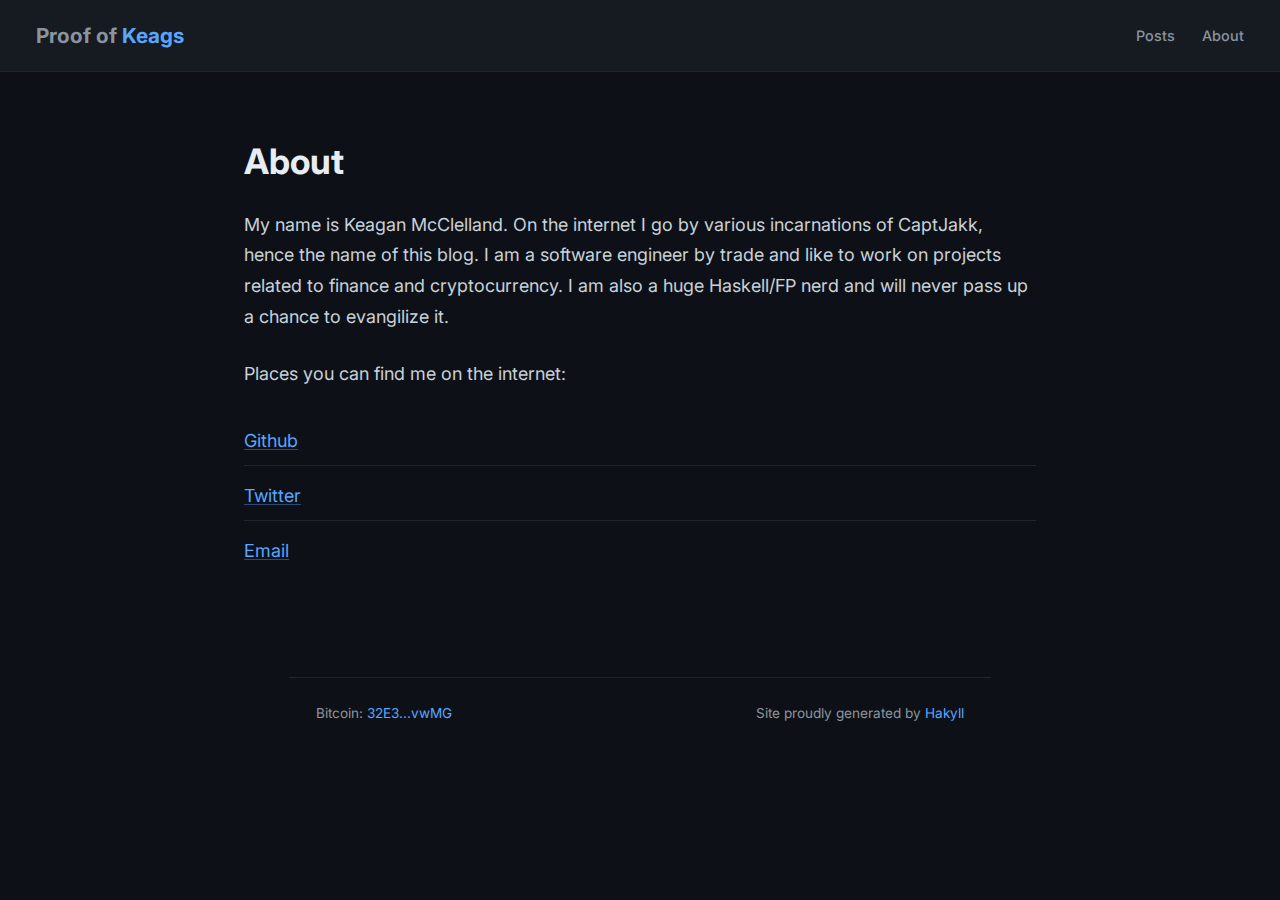
<file: docs/about.html>
<!doctype html>
<html lang="en">

<head>
    <meta charset="utf-8">
    <meta http-equiv="x-ua-compatible" content="ie=edge">
    <meta name="viewport" content="width=device-width, initial-scale=1">
    <meta name="theme-color" content="#0d1117">
    <title>Proof of Keags - About</title>
    <link rel="stylesheet" href="./css/default.css" />
    <link rel="stylesheet" href="./css/syntax.css" />
    <link rel="preconnect" href="https://fonts.googleapis.com">
    <link rel="preconnect" href="https://fonts.gstatic.com" crossorigin>
    <link href="https://fonts.googleapis.com/css2?family=Inter:wght@400;500;600;700&family=JetBrains+Mono:wght@400;500&display=swap" rel="stylesheet">
</head>

<body>
    <header>
        <div class="logo">
            <a href="./"><span class="proof">Proof of </span><span class="keags">Keags</span></a>
        </div>
        <nav>
            <a href="./">Posts</a>
            <a href="./about.html">About</a>
        </nav>
    </header>

    <main role="main">
        <h1>About</h1>
        <p>My name is Keagan McClelland. On the internet I go by various incarnations of CaptJakk, hence the
name of this blog. I am a software engineer by trade and like to work on projects related to
finance and cryptocurrency. I am also a huge Haskell/FP nerd and will never pass up a chance to
evangilize it.</p>
<p>Places you can find me on the internet:</p>
<ul>
<li><a href="https://github.com/CaptJakk">Github</a></li>
<li><a href="https://twitter.com/_CaptJakk">Twitter</a></li>
<li><a href="mailto:keagan.mcclelland@gmail.com">Email</a></li>
</ul>
    </main>

    <footer>
        <div class="footer-left">
            <span>Bitcoin:
                <a href="https://www.blockchain.com/btc/address/32E3LJW2Mdc91t4e1V91pRwcMQKTALvwMG">32E3...vwMG</a></span>
        </div>
        <div class="footer-right">
            Site proudly generated by
            <a href="http://jaspervdj.be/hakyll">Hakyll</a>
        </div>
    </footer>
</body>

</html>
</file>
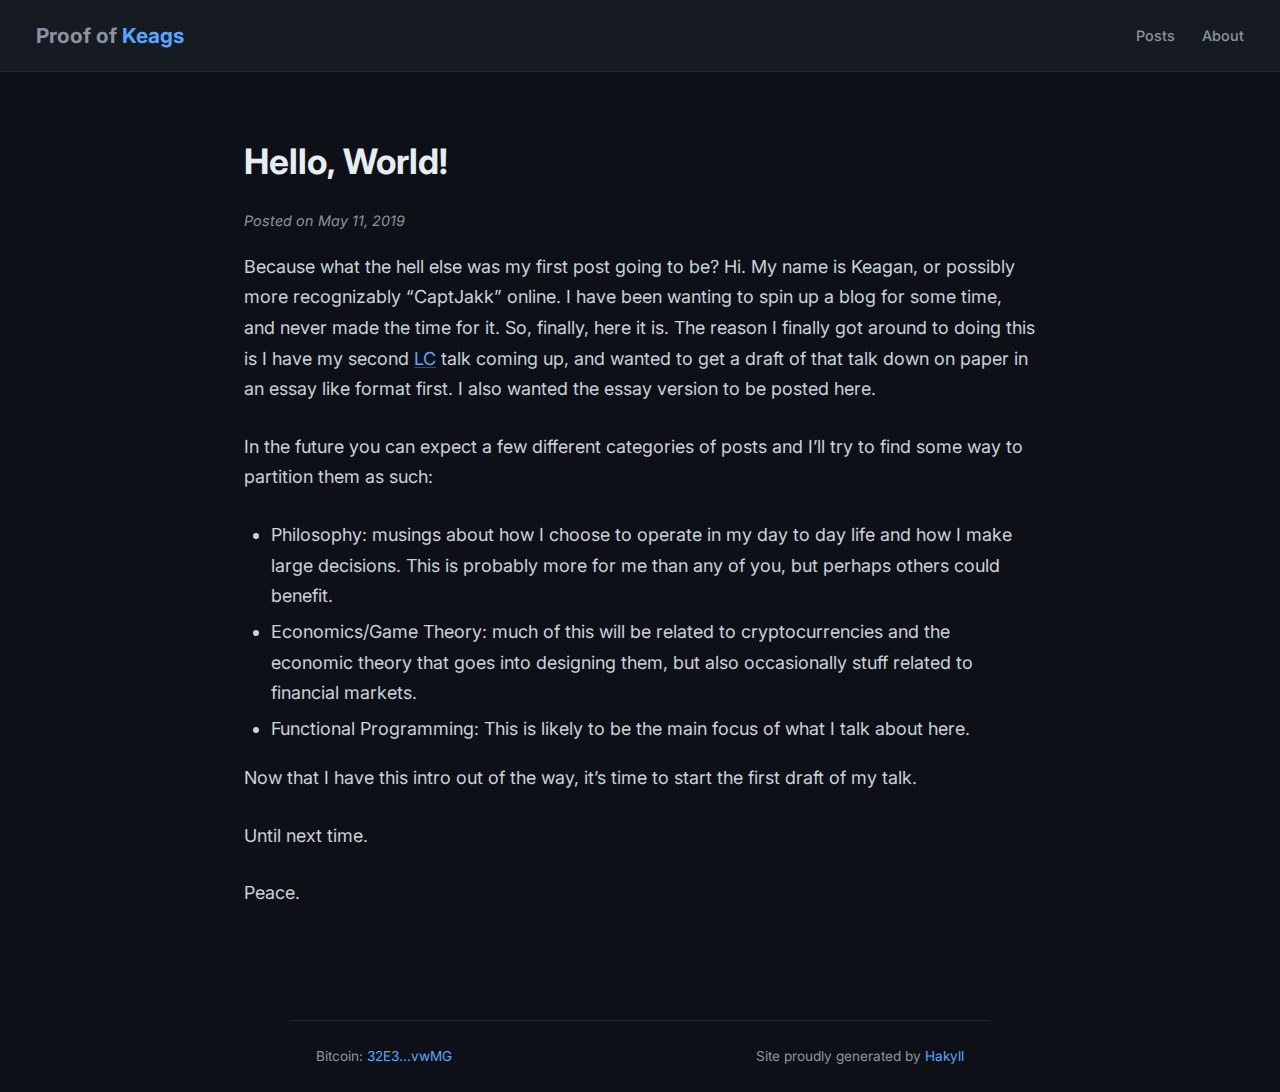
<file: docs/posts/2019-05-11-hello-world.html>
<!doctype html>
<html lang="en">

<head>
    <meta charset="utf-8">
    <meta http-equiv="x-ua-compatible" content="ie=edge">
    <meta name="viewport" content="width=device-width, initial-scale=1">
    <meta name="theme-color" content="#0d1117">
    <title>Proof of Keags - Hello, World!</title>
    <link rel="stylesheet" href="../css/default.css" />
    <link rel="stylesheet" href="../css/syntax.css" />
    <link rel="preconnect" href="https://fonts.googleapis.com">
    <link rel="preconnect" href="https://fonts.gstatic.com" crossorigin>
    <link href="https://fonts.googleapis.com/css2?family=Inter:wght@400;500;600;700&family=JetBrains+Mono:wght@400;500&display=swap" rel="stylesheet">
</head>

<body>
    <header>
        <div class="logo">
            <a href="../"><span class="proof">Proof of </span><span class="keags">Keags</span></a>
        </div>
        <nav>
            <a href="../">Posts</a>
            <a href="../about.html">About</a>
        </nav>
    </header>

    <main role="main">
        <h1>Hello, World!</h1>
        <article>
    <section class="header">
        Posted on May 11, 2019
        
    </section>
    <section>
        <p>Because what the hell else was my first post going to be? Hi. My name is Keagan, or possibly more
recognizably “CaptJakk” online. I have been wanting to spin up a blog for some time, and never made
the time for it. So, finally, here it is. The reason I finally got around to doing this is I have
my second <a href="https://lambdaconf.zohobackstage.com/LambdaConf2019?lang=en#/agenda?day=3&amp;lang=en&amp;sessionId=6967000000359734">LC</a>
talk coming up, and wanted to get a draft of that talk down on paper in an essay
like format first. I also wanted the essay version to be posted here.</p>
<p>In the future you can expect a few different categories of posts and I’ll try to find some way to
partition them as such:</p>
<ul>
<li>Philosophy: musings about how I choose to operate in my day to day life and how I make large
decisions. This is probably more for me than any of you, but perhaps others could benefit.</li>
<li>Economics/Game Theory: much of this will be related to cryptocurrencies and the economic theory
that goes into designing them, but also occasionally stuff related to financial markets.</li>
<li>Functional Programming: This is likely to be the main focus of what I talk about here.</li>
</ul>
<p>Now that I have this intro out of the way, it’s time to start the first draft of my talk.</p>
<p>Until next time.</p>
<p>Peace.</p>
    </section>
</article>

    </main>

    <footer>
        <div class="footer-left">
            <span>Bitcoin:
                <a href="https://www.blockchain.com/btc/address/32E3LJW2Mdc91t4e1V91pRwcMQKTALvwMG">32E3...vwMG</a></span>
        </div>
        <div class="footer-right">
            Site proudly generated by
            <a href="http://jaspervdj.be/hakyll">Hakyll</a>
        </div>
    </footer>
</body>

</html>
</file>
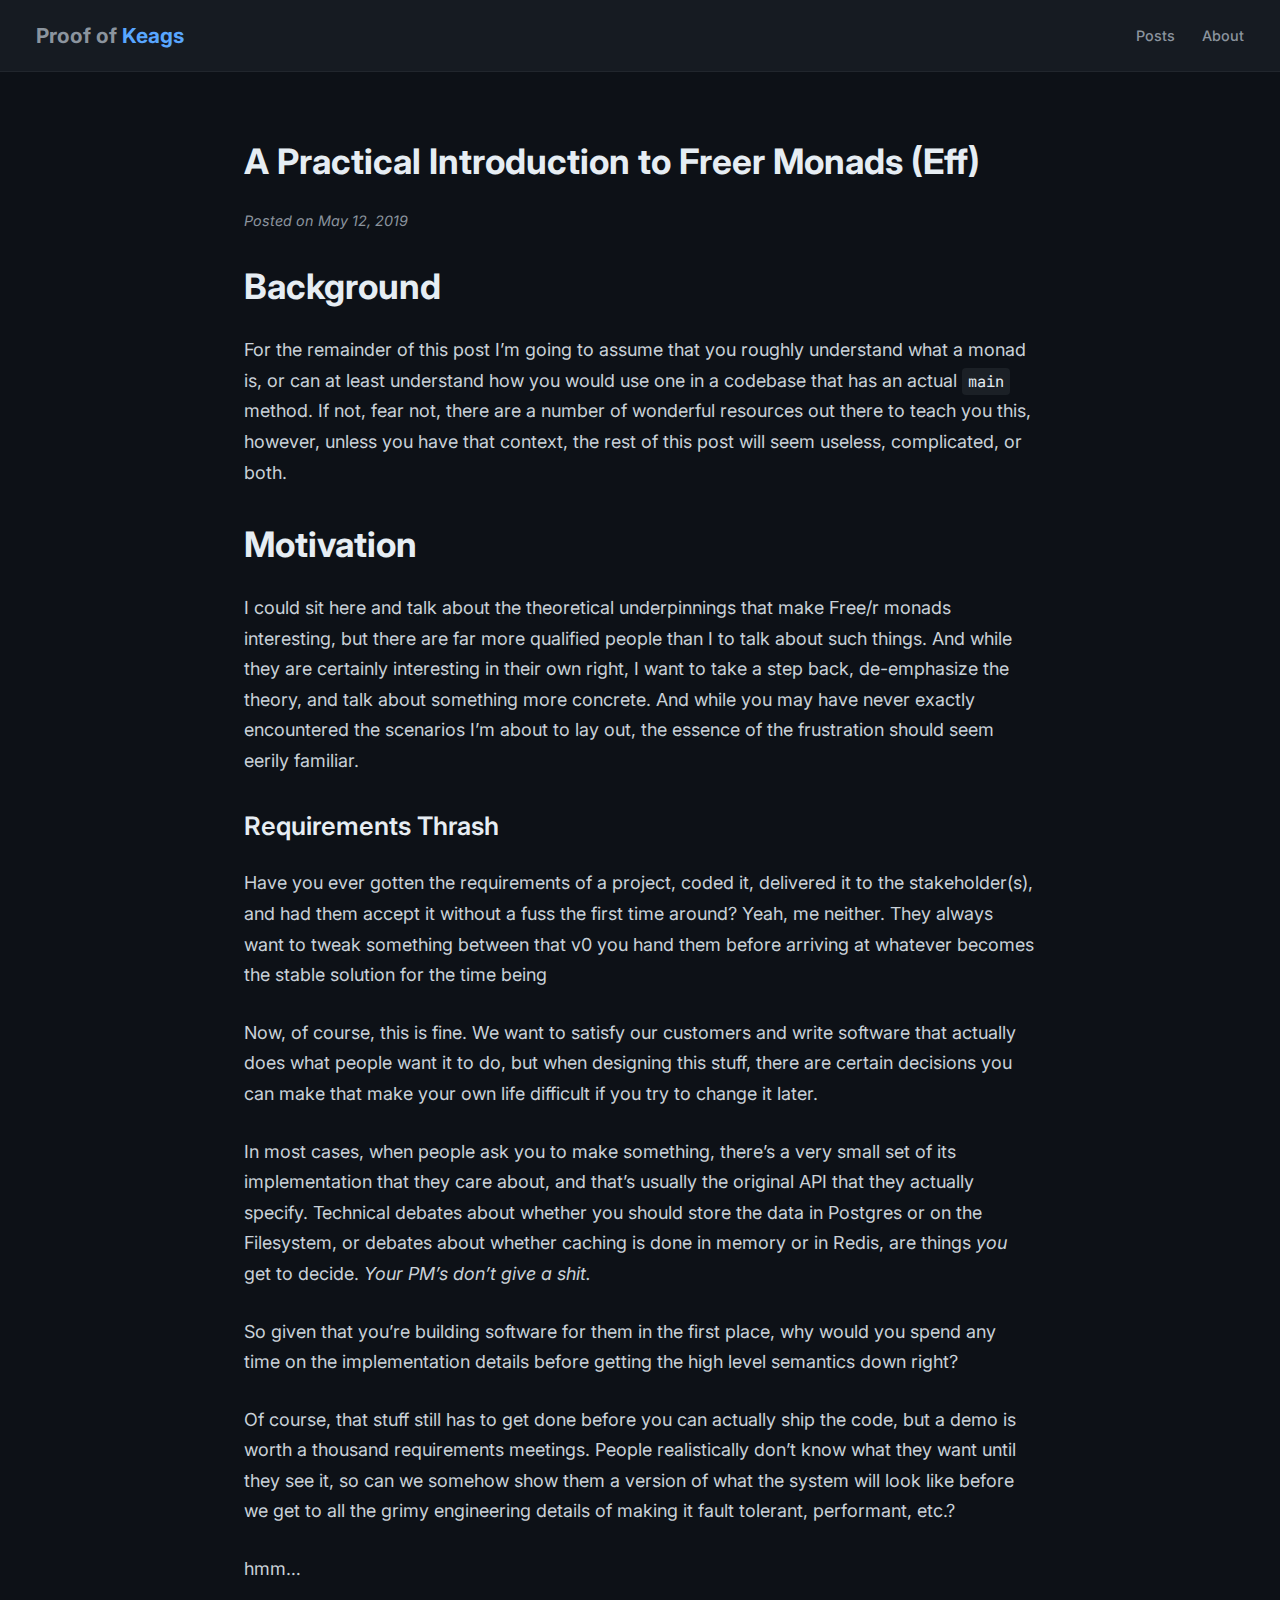
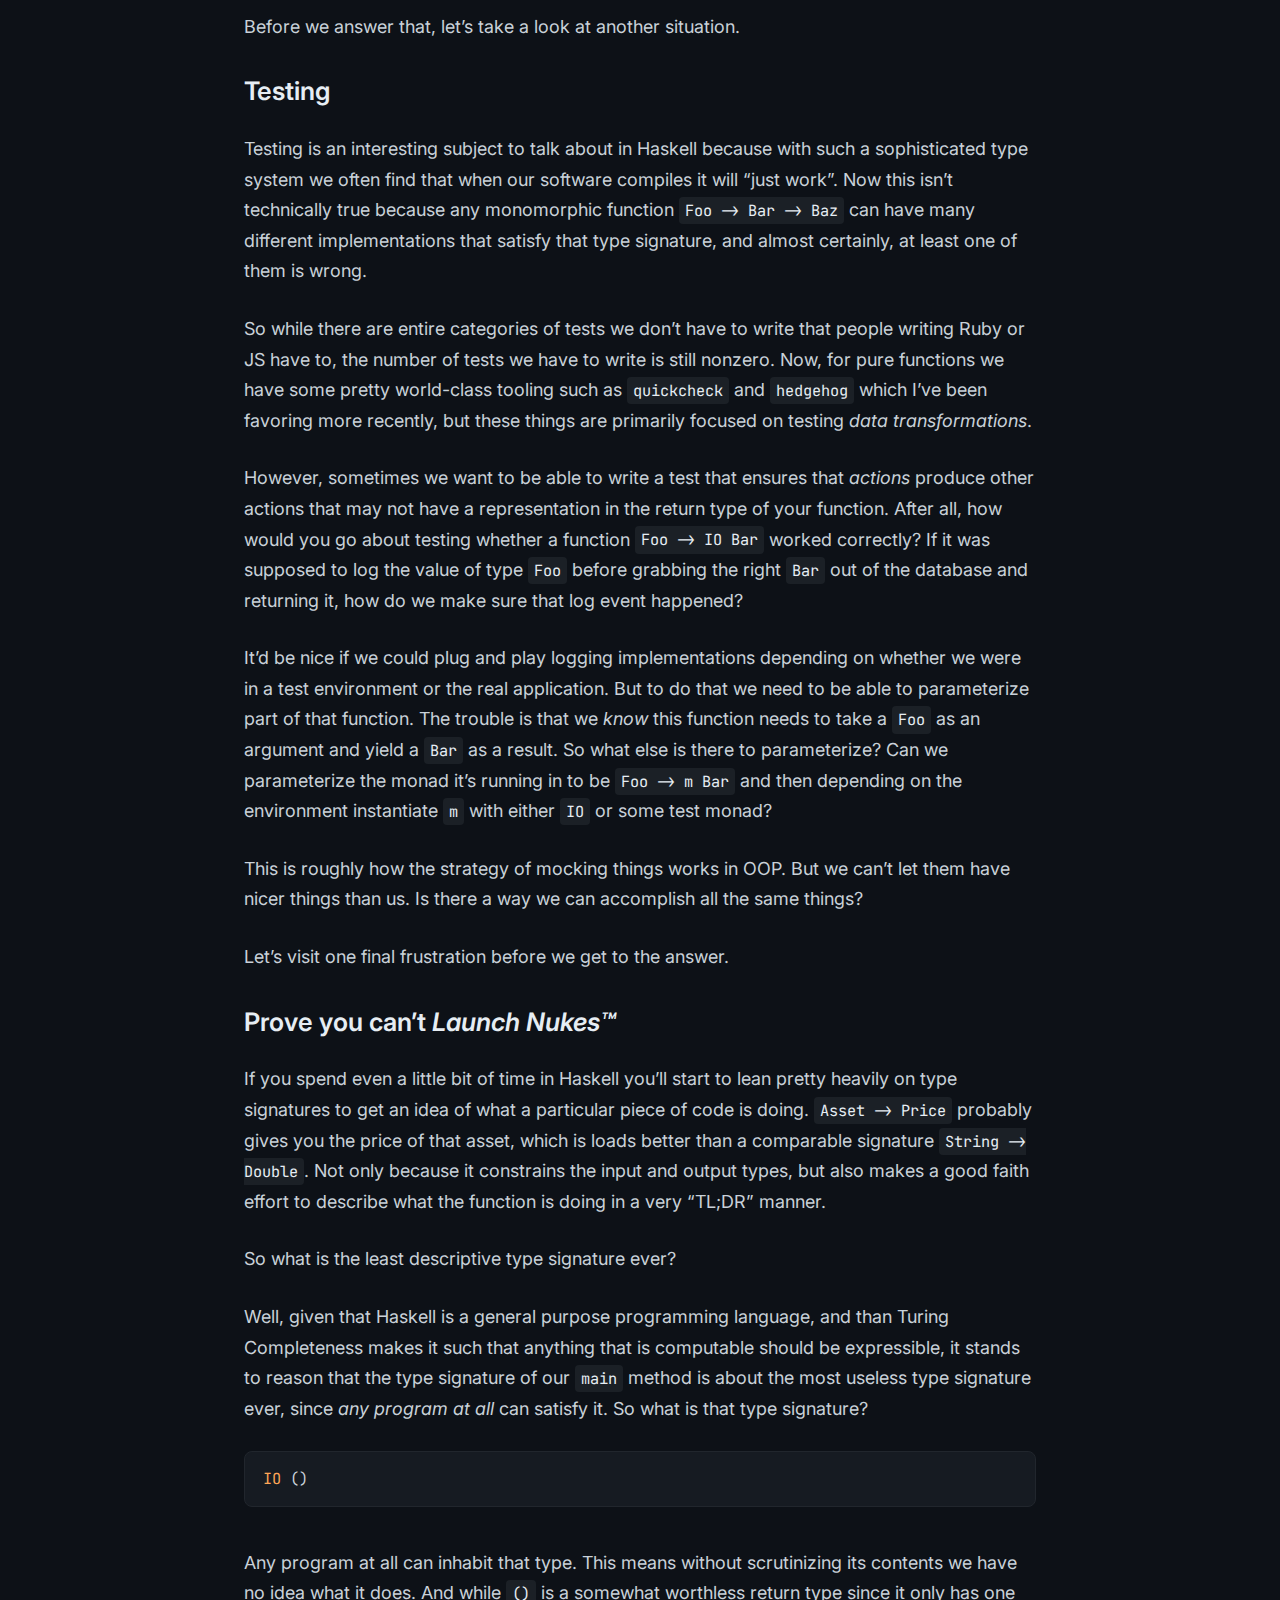
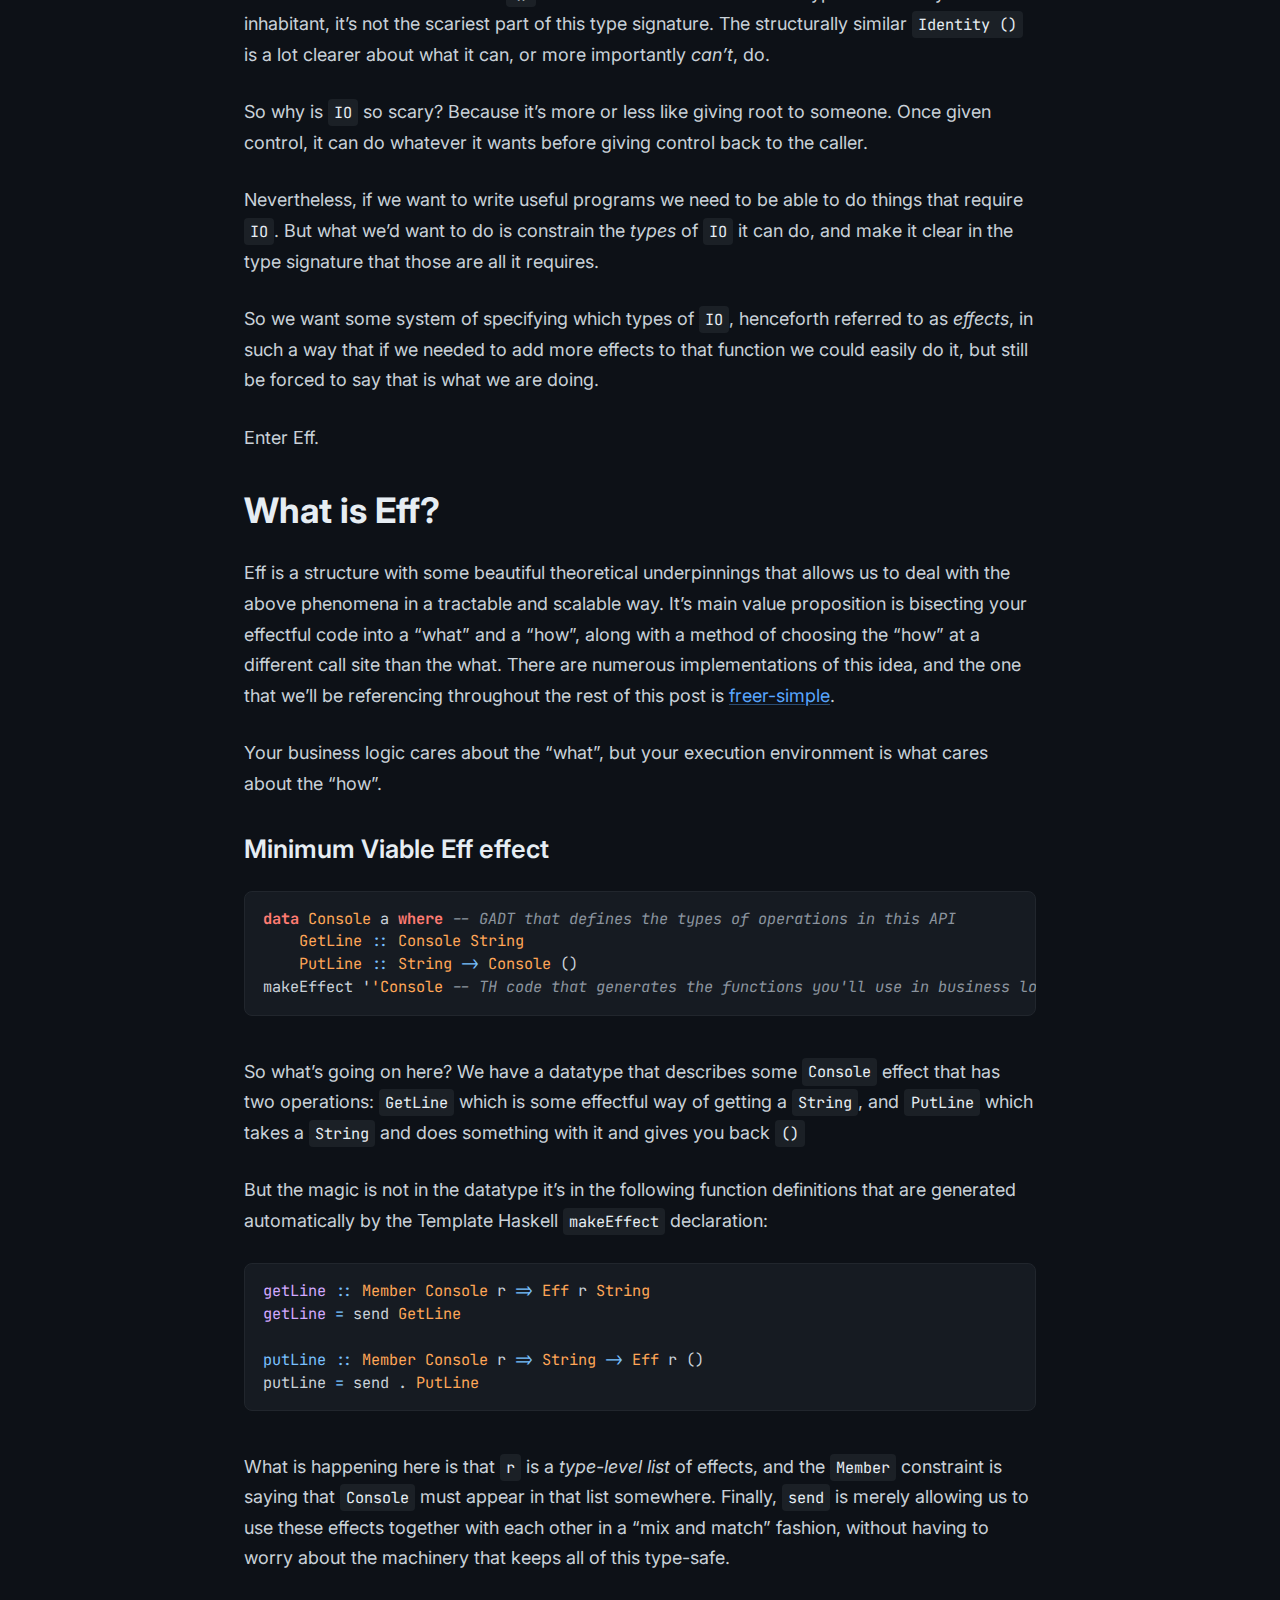
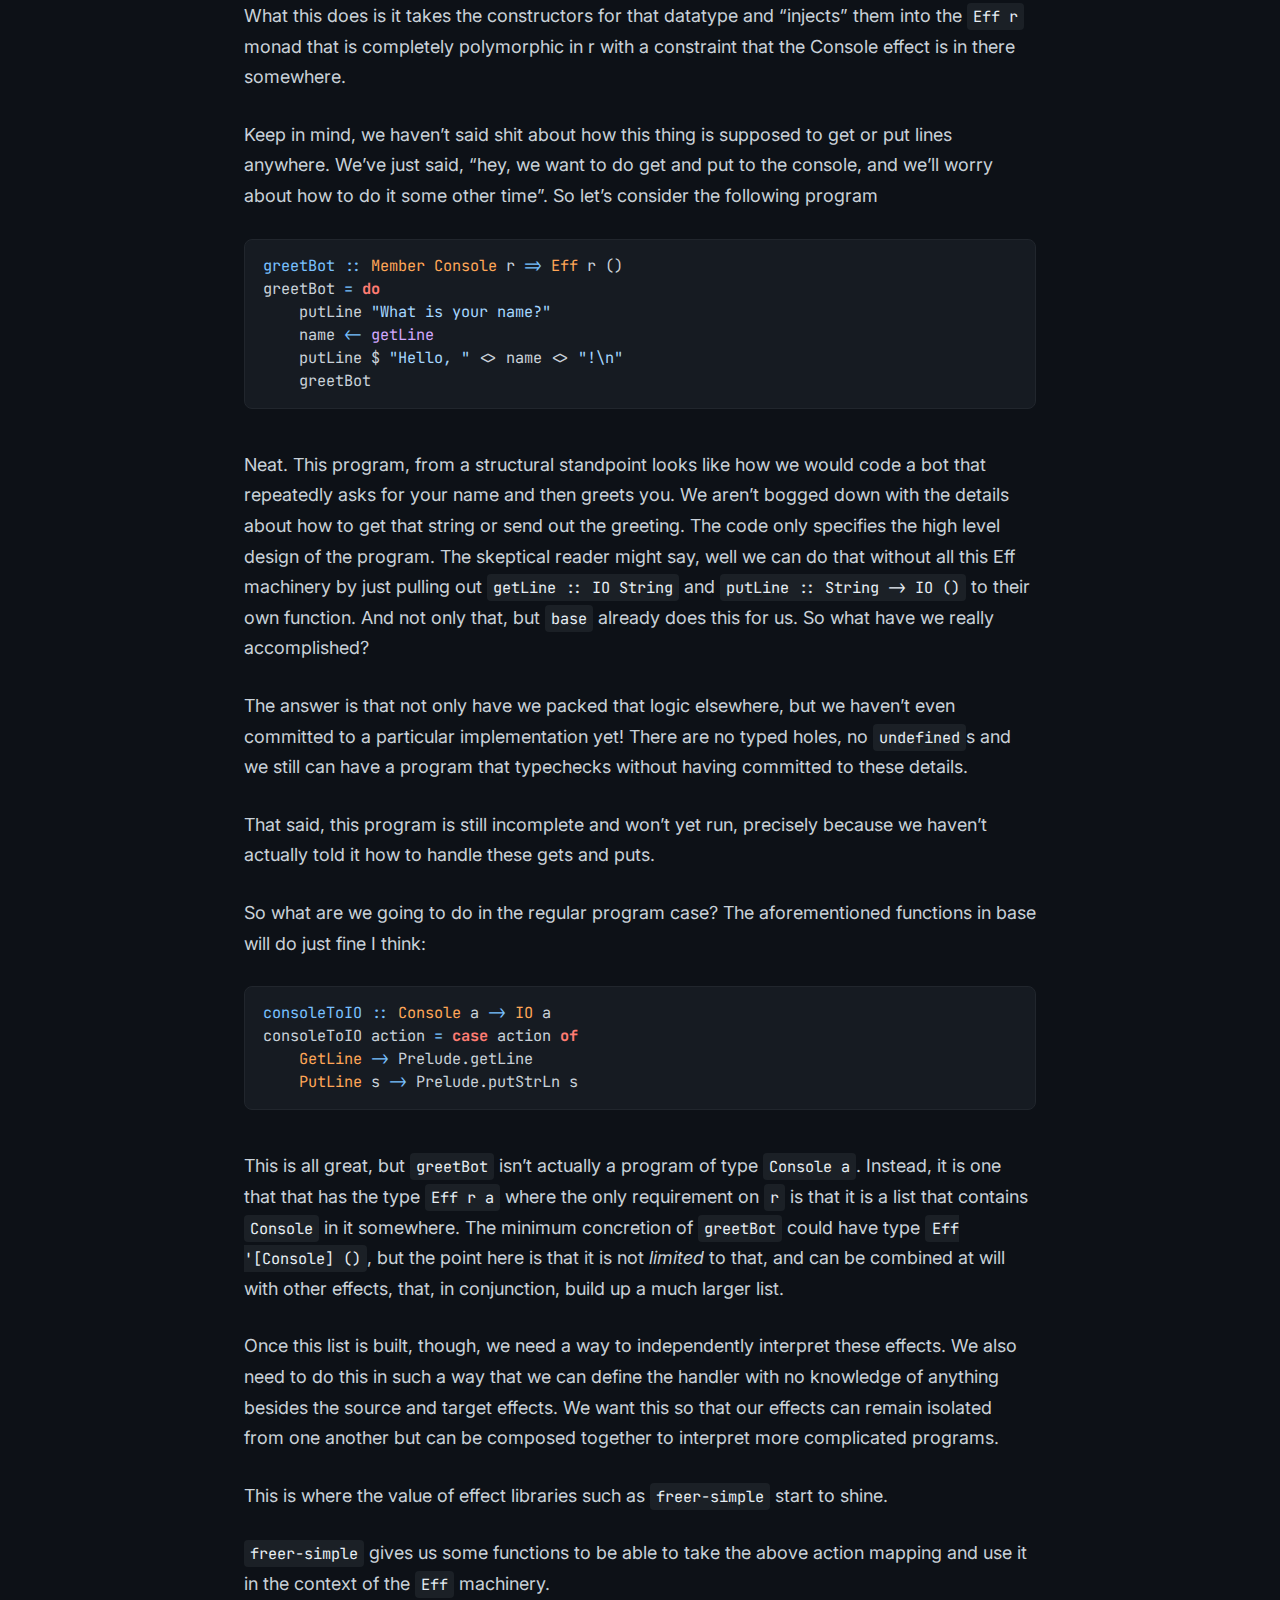
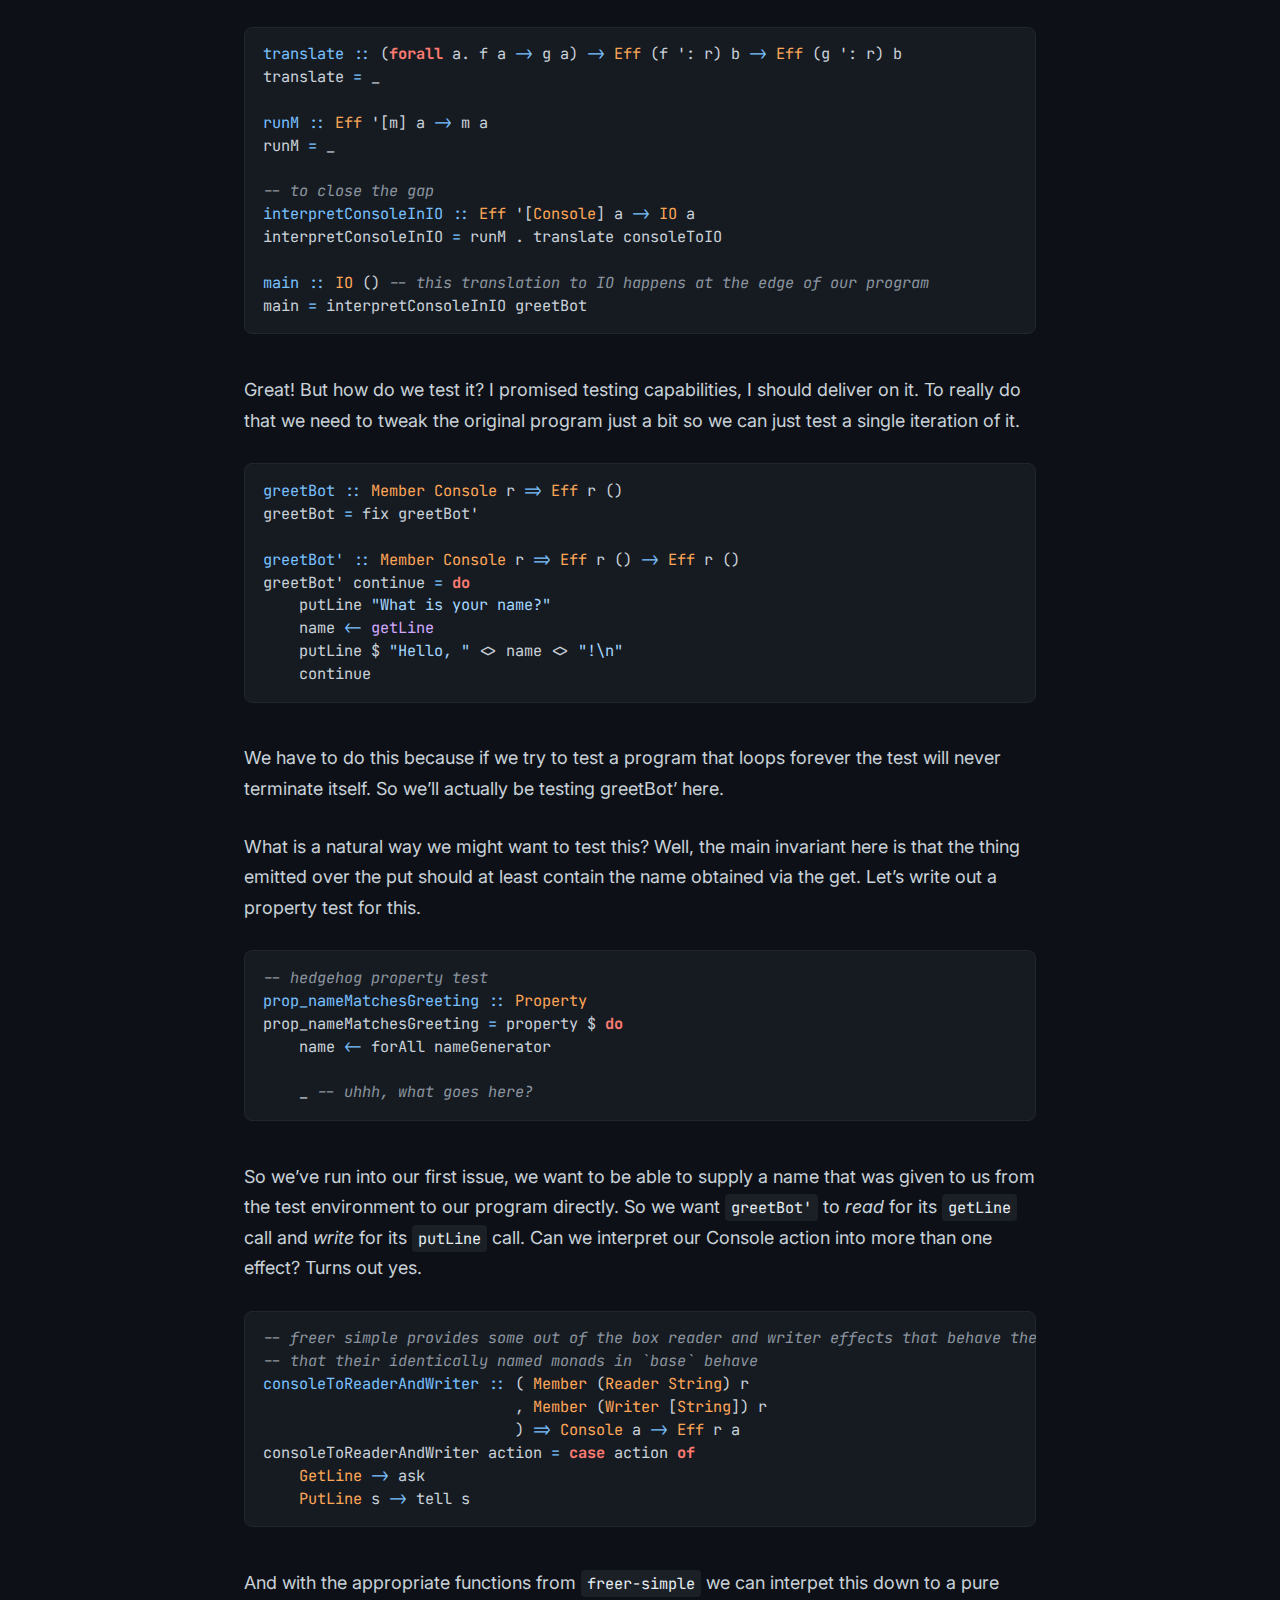
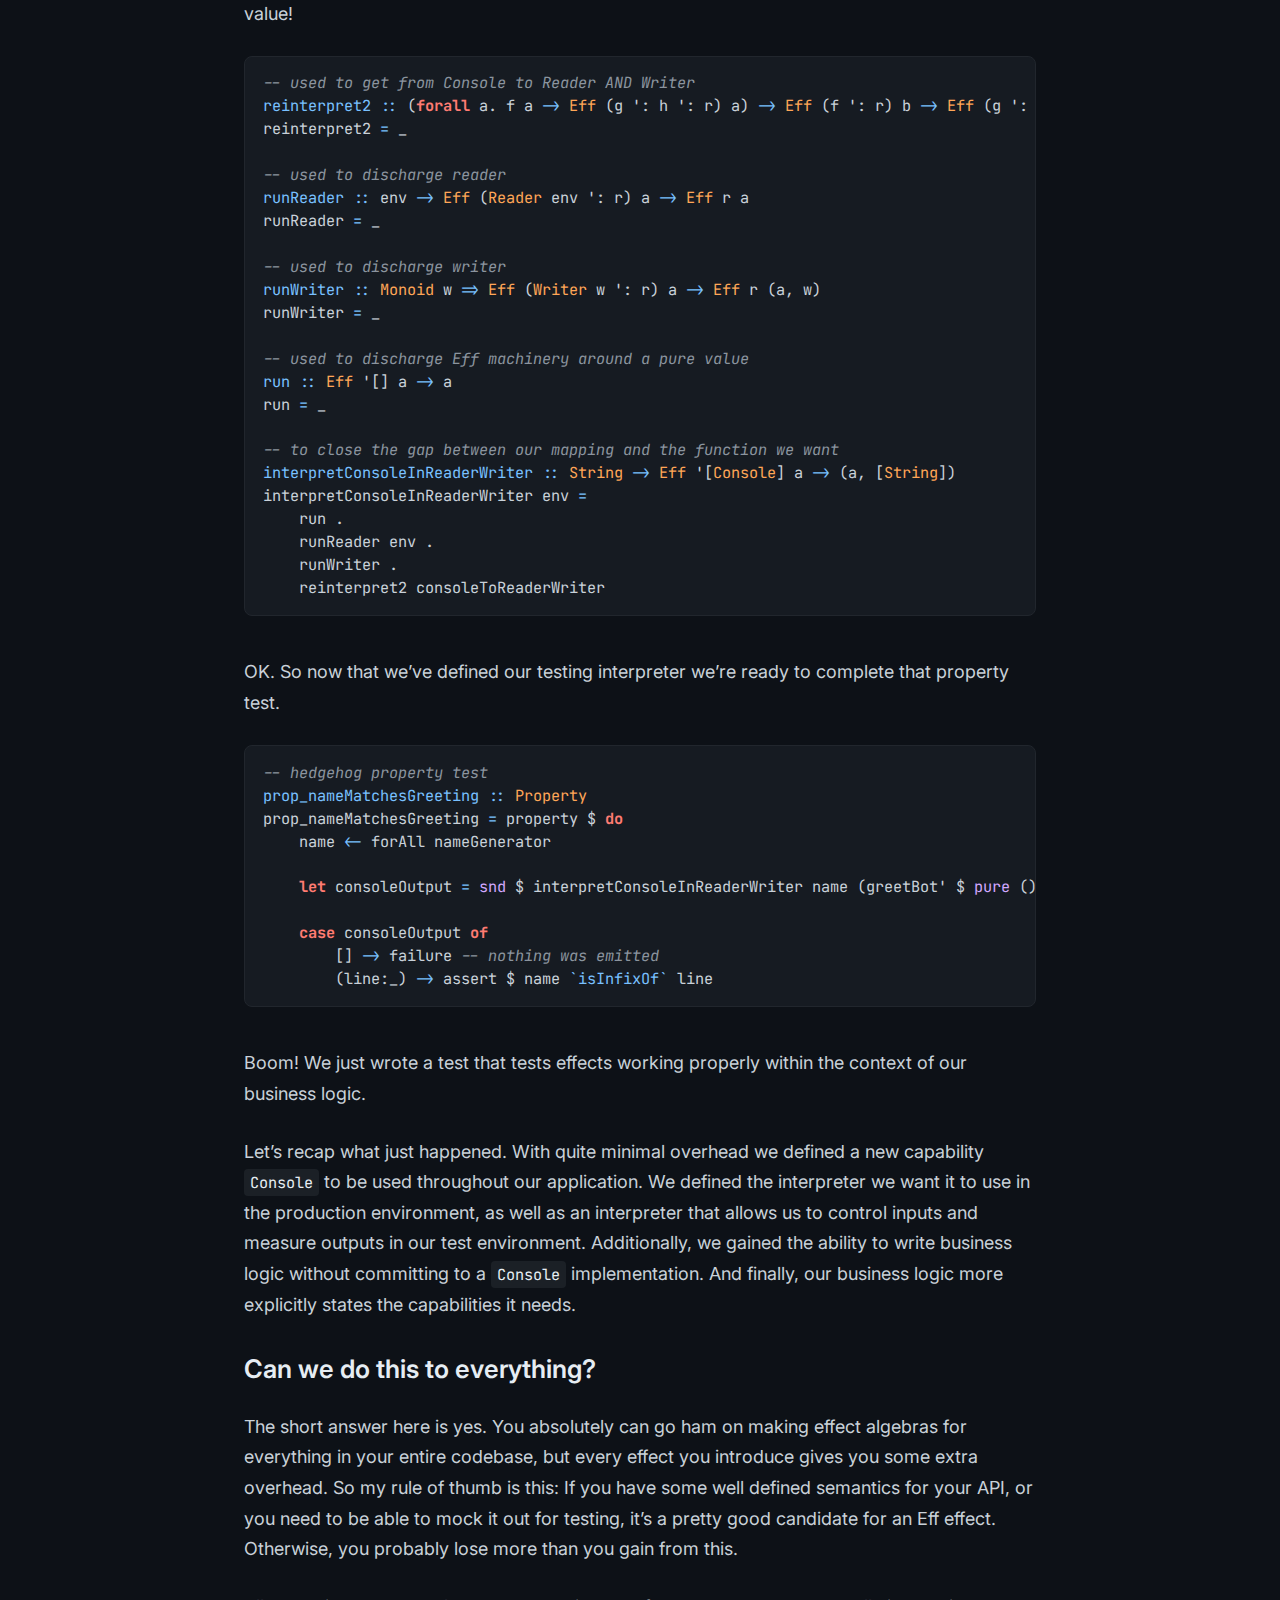
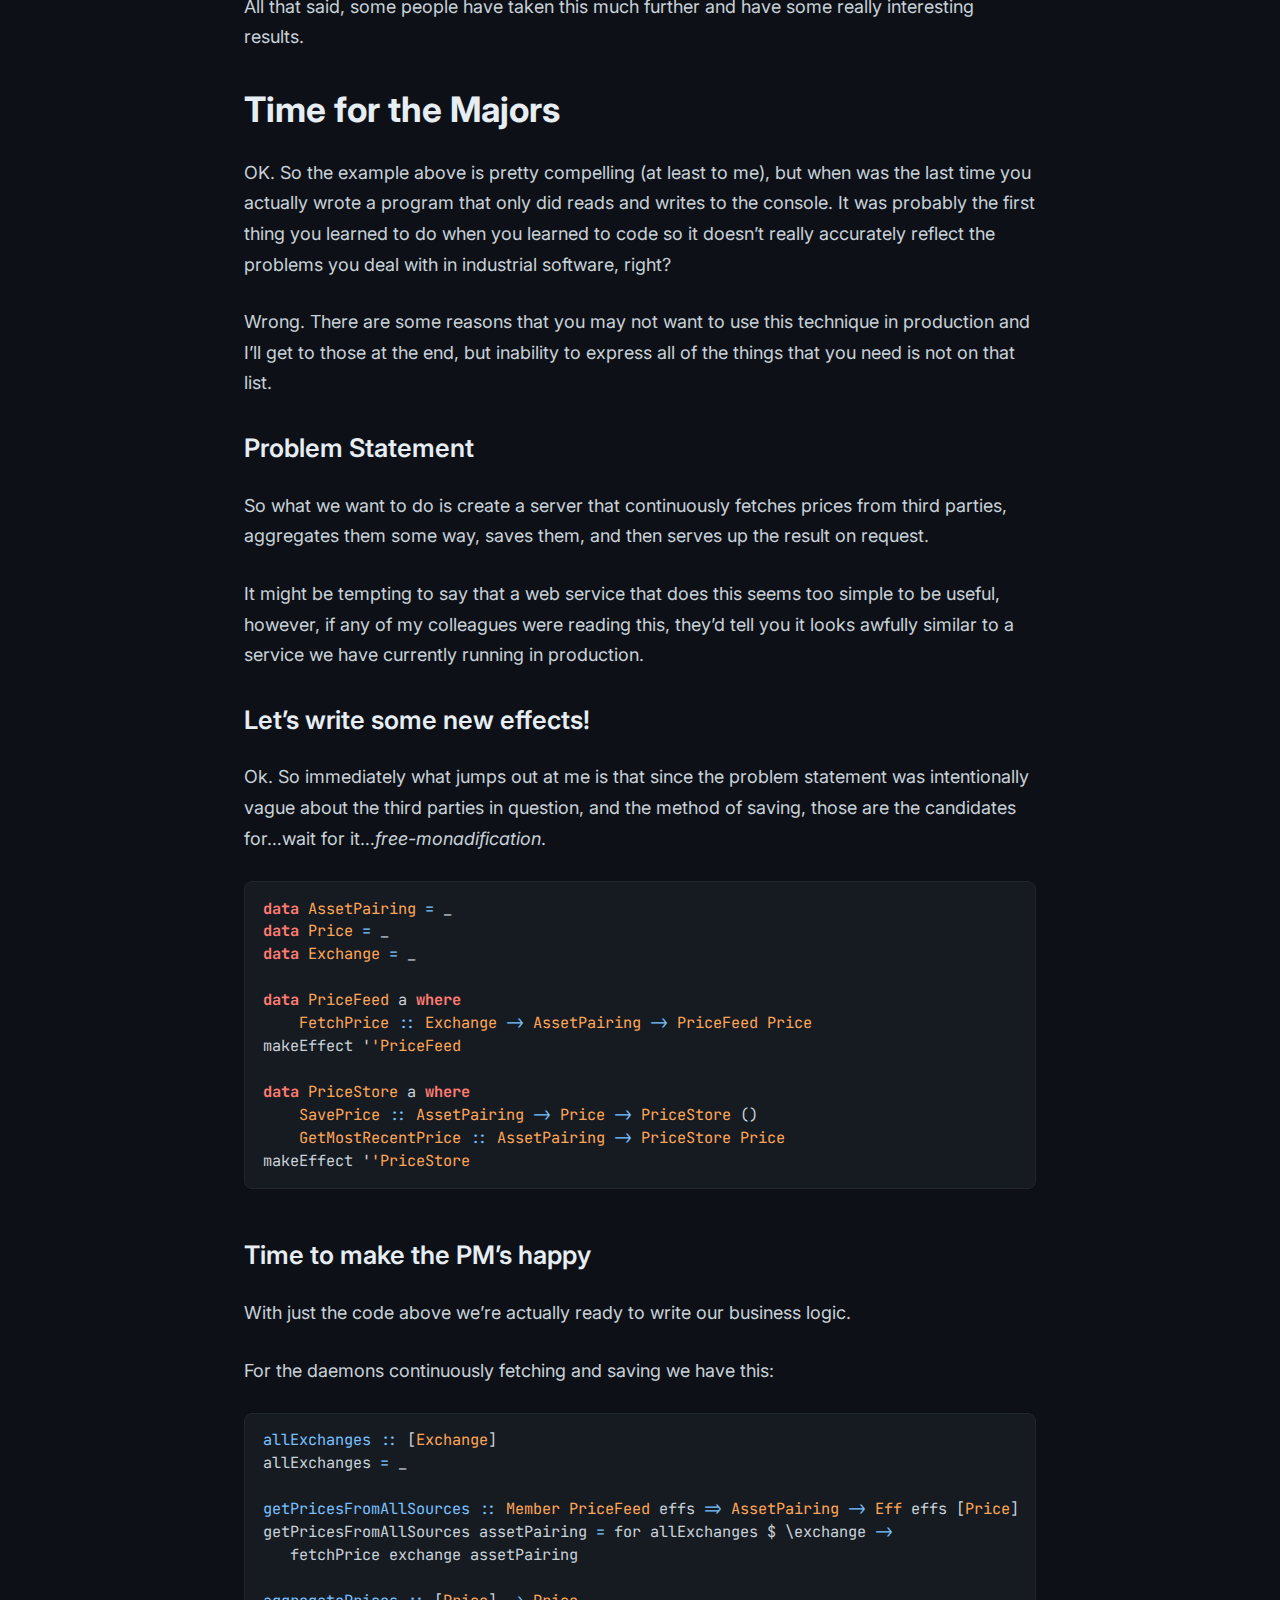
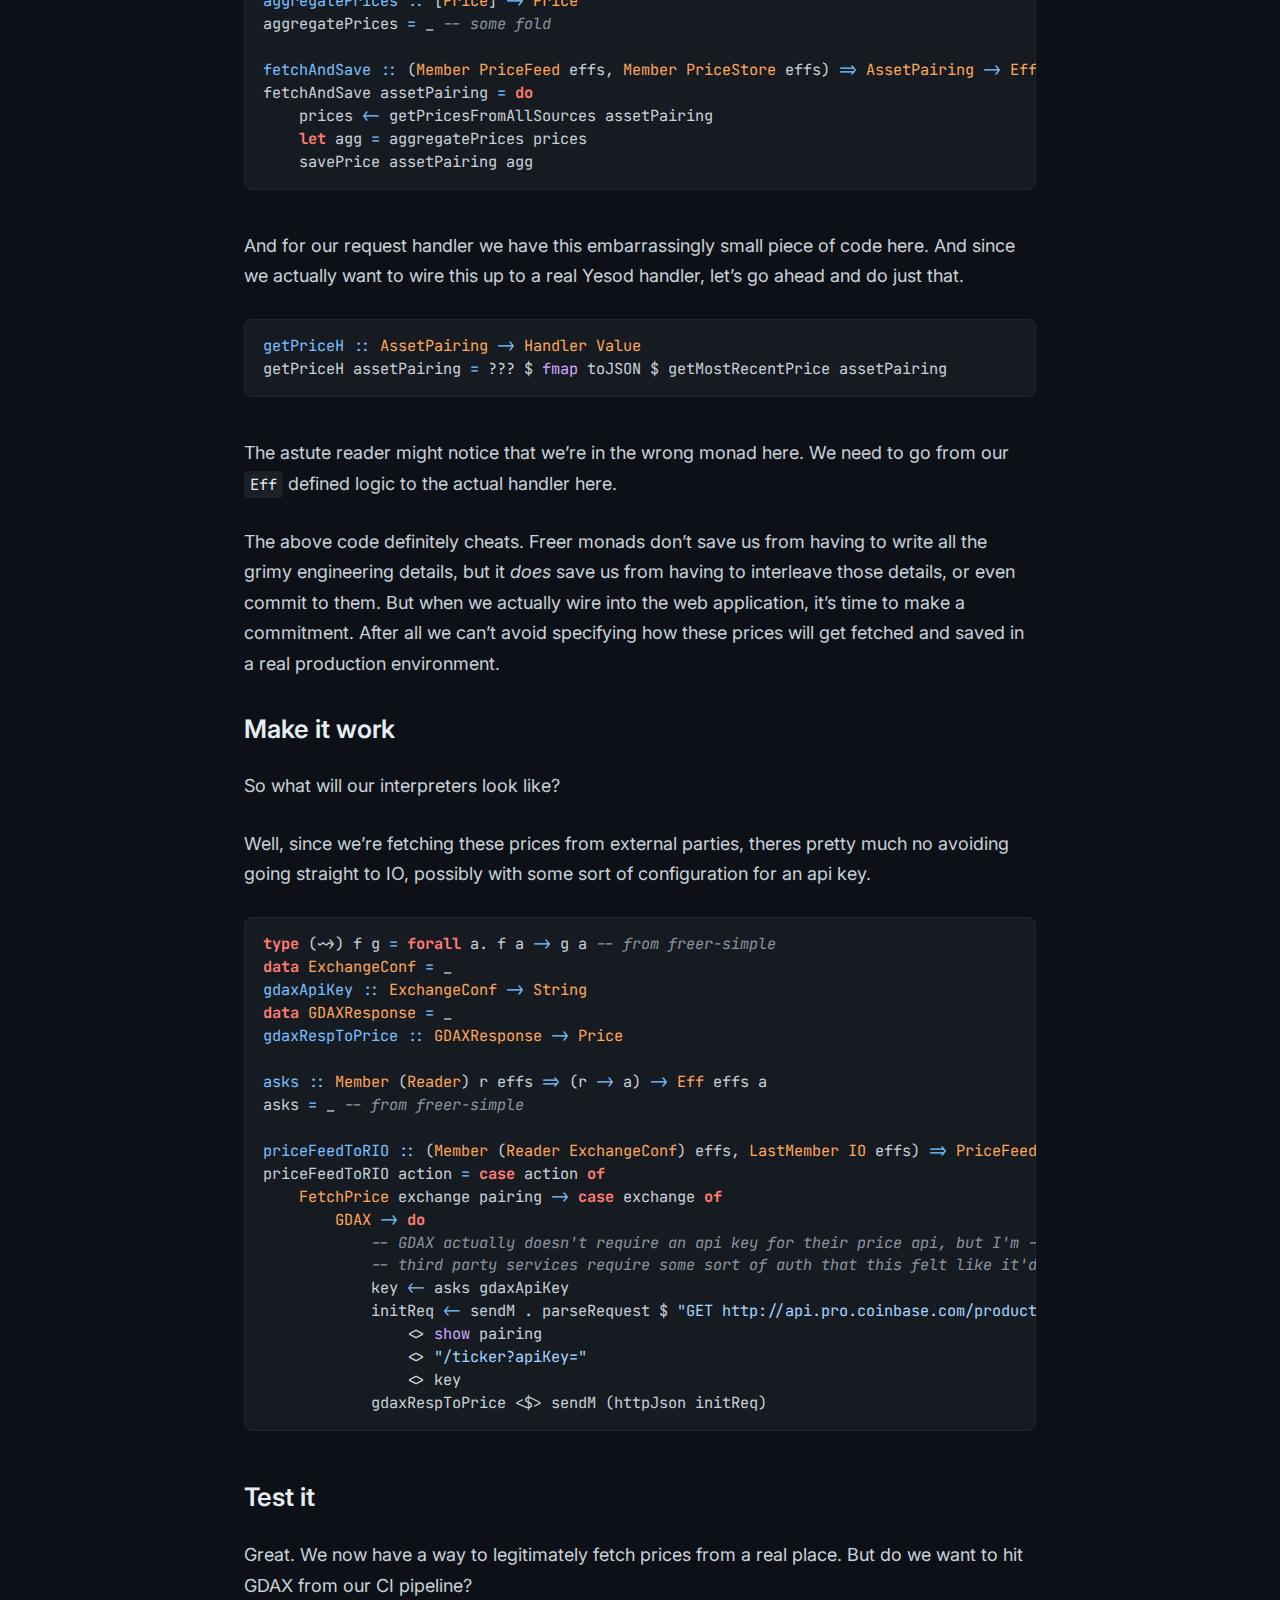
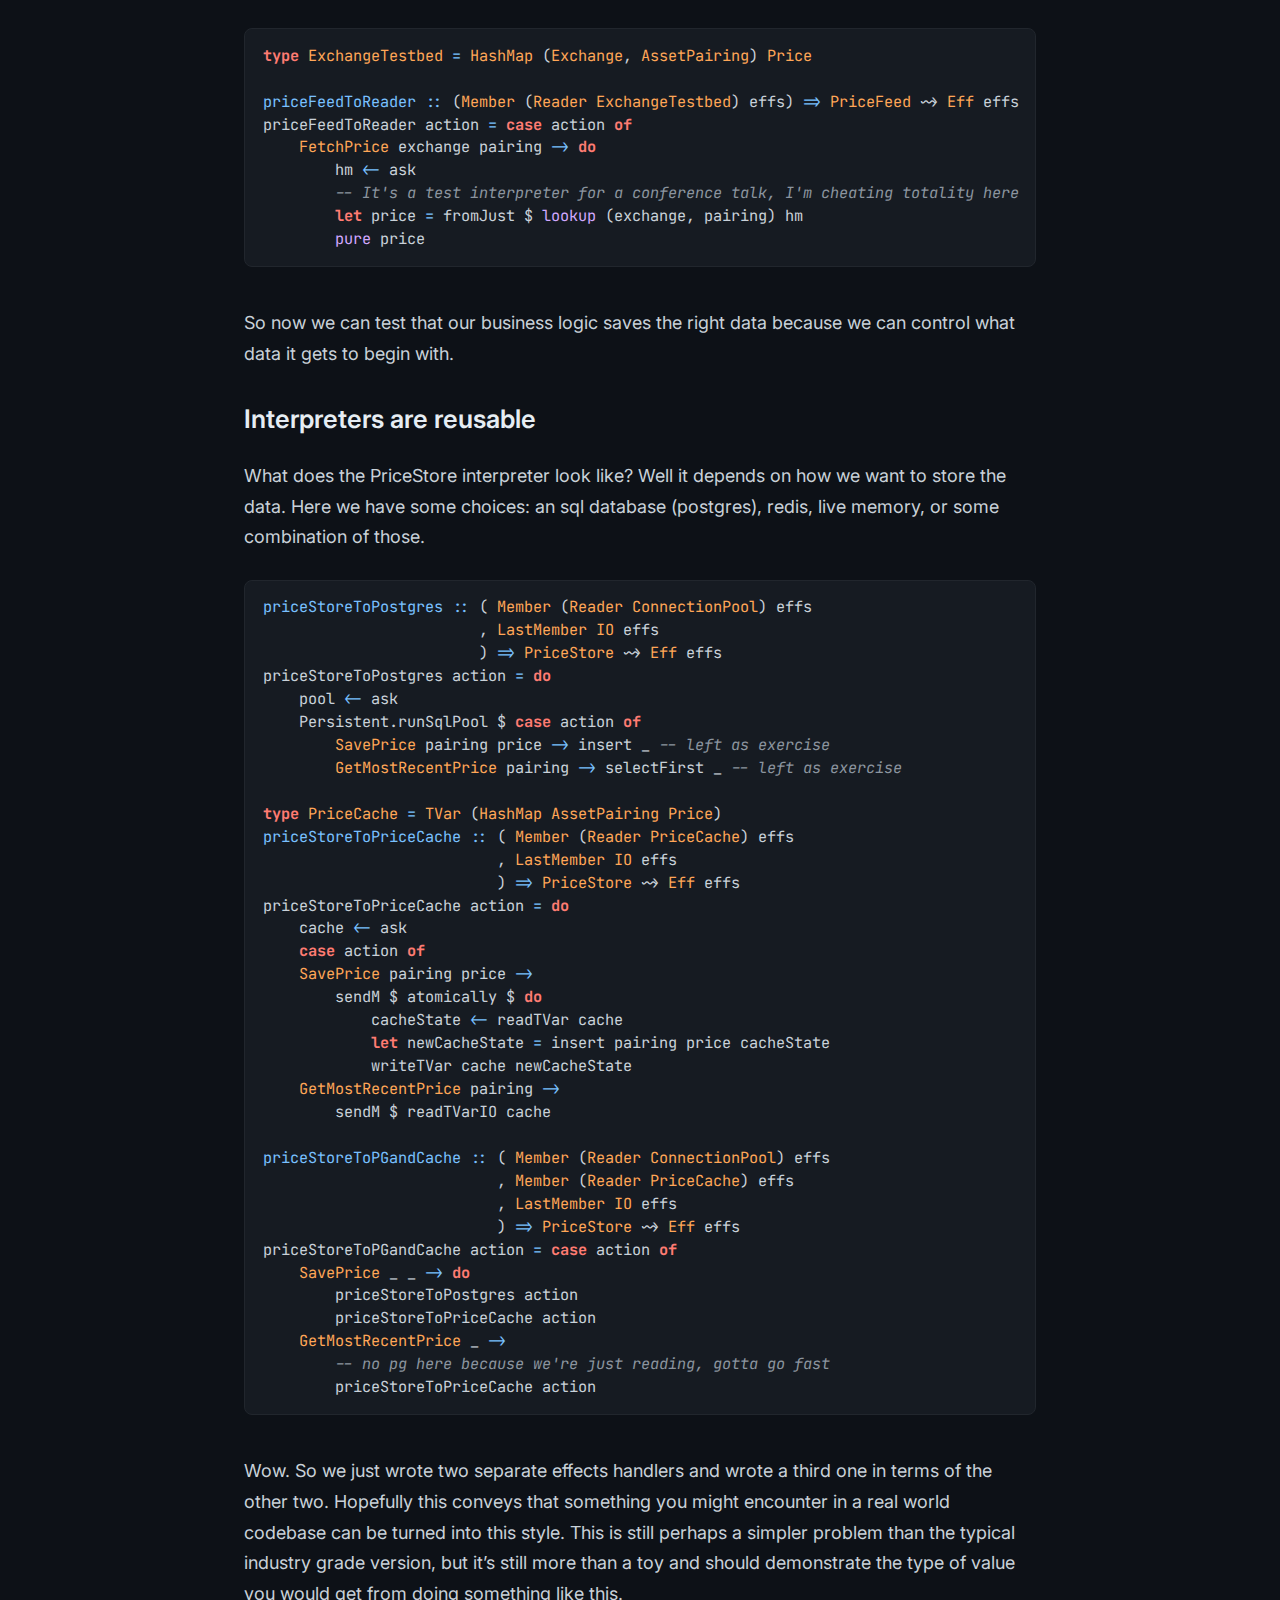
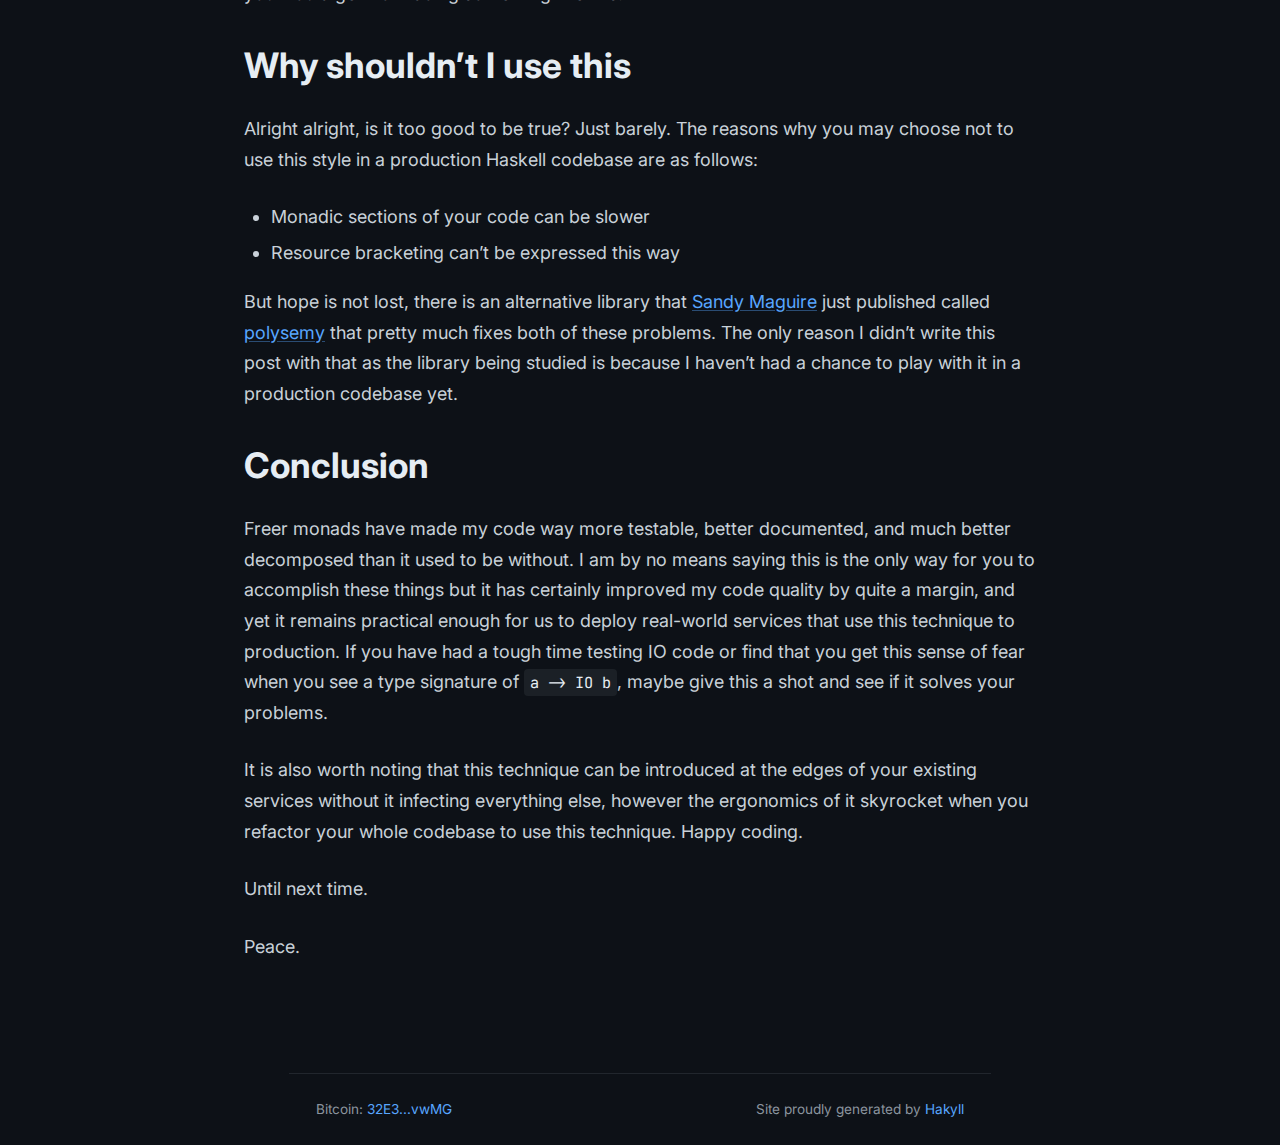
<file: docs/posts/2019-05-12-practical-intro-eff.html>
<!doctype html>
<html lang="en">

<head>
    <meta charset="utf-8">
    <meta http-equiv="x-ua-compatible" content="ie=edge">
    <meta name="viewport" content="width=device-width, initial-scale=1">
    <meta name="theme-color" content="#0d1117">
    <title>Proof of Keags - A Practical Introduction to Freer Monads (Eff)</title>
    <link rel="stylesheet" href="../css/default.css" />
    <link rel="stylesheet" href="../css/syntax.css" />
    <link rel="preconnect" href="https://fonts.googleapis.com">
    <link rel="preconnect" href="https://fonts.gstatic.com" crossorigin>
    <link href="https://fonts.googleapis.com/css2?family=Inter:wght@400;500;600;700&family=JetBrains+Mono:wght@400;500&display=swap" rel="stylesheet">
</head>

<body>
    <header>
        <div class="logo">
            <a href="../"><span class="proof">Proof of </span><span class="keags">Keags</span></a>
        </div>
        <nav>
            <a href="../">Posts</a>
            <a href="../about.html">About</a>
        </nav>
    </header>

    <main role="main">
        <h1>A Practical Introduction to Freer Monads (Eff)</h1>
        <article>
    <section class="header">
        Posted on May 12, 2019
        
    </section>
    <section>
        <h1 id="background">Background</h1>
<p>For the remainder of this post I’m going to assume that you roughly understand what a monad is, or
can at least understand how you would use one in a codebase that has an actual <code>main</code> method. If
not, fear not, there are a number of wonderful resources out there to teach you this, however,
unless you have that context, the rest of this post will seem useless, complicated, or both.</p>
<h1 id="motivation">Motivation</h1>
<p>I could sit here and talk about the theoretical underpinnings that make Free/r monads interesting,
but there are far more qualified people than I to talk about such things. And while they are
certainly interesting in their own right, I want to take a step back, de-emphasize the theory,
and talk about something more concrete. And while you may have never exactly encountered the scenarios
I’m about to lay out, the essence of the frustration should seem eerily familiar.</p>
<h2 id="requirements-thrash">Requirements Thrash</h2>
<p>Have you ever gotten the requirements of a project, coded it, delivered it to the stakeholder(s),
and had them accept it without a fuss the first time around? Yeah, me neither. They always want to
tweak something between that v0 you hand them before arriving at whatever becomes the stable solution
for the time being</p>
<p>Now, of course, this is fine. We want to satisfy our customers and write software that actually does what people
want it to do, but when designing this stuff, there are certain decisions you can make that make your own life
difficult if you try to change it later.</p>
<p>In most cases, when people ask you to make something, there’s a very small set of its
implementation that they care about, and that’s usually the original API that they actually
specify. Technical debates about whether you should store the data in Postgres or on the
Filesystem, or debates about whether caching is done in memory or in Redis, are things <em>you</em> get
to decide. <em>Your PM’s don’t give a shit.</em></p>
<p>So given that you’re building software for them in the first place, why would you spend any time on
the implementation details before getting the high level semantics down right?</p>
<p>Of course, that stuff still has to get done before you can actually ship the code, but a demo is
worth a thousand requirements meetings. People realistically don’t know what they want until they
see it, so can we somehow show them a version of what the system will look like before we get to
all the grimy engineering details of making it fault tolerant, performant, etc.?</p>
<p>hmm…</p>
<p>Before we answer that, let’s take a look at another situation.</p>
<h2 id="testing">Testing</h2>
<p>Testing is an interesting subject to talk about in Haskell because with such a sophisticated type
system we often find that when our software compiles it will “just work”. Now this isn’t technically
true because any monomorphic function <code>Foo -&gt; Bar -&gt; Baz</code> can have many different implementations
that satisfy that type signature, and almost certainly, at least one of them is wrong.</p>
<p>So while there are entire categories of tests we don’t have to write that people writing Ruby or JS
have to, the number of tests we have to write is still nonzero. Now, for pure functions we have some
pretty world-class tooling such as <code>quickcheck</code> and <code>hedgehog</code> which I’ve been favoring more recently,
but these things are primarily focused on testing <em>data transformations</em>.</p>
<p>However, sometimes we want to be able to write a test that ensures that <em>actions</em> produce other
actions that may not have a representation in the return type of your function. After all, how
would you go about testing whether a function <code>Foo -&gt; IO Bar</code> worked correctly? If it was supposed
to log the value of type <code>Foo</code> before grabbing the right <code>Bar</code> out of the database and returning
it, how do we make sure that log event happened?</p>
<p>It’d be nice if we could plug and play logging implementations depending on whether we were in a
test environment or the real application. But to do that we need to be able to parameterize part of
that function. The trouble is that we <em>know</em> this function needs to take a <code>Foo</code> as an argument and
yield a <code>Bar</code> as a result. So what else is there to parameterize? Can we parameterize the monad
it’s running in to be <code>Foo -&gt; m Bar</code> and then depending on the environment instantiate <code>m</code> with
either <code>IO</code> or some test monad?</p>
<p>This is roughly how the strategy of mocking things works in OOP. But we can’t let them have nicer
things than us. Is there a way we can accomplish all the same things?</p>
<p>Let’s visit one final frustration before we get to the answer.</p>
<h2 id="prove-you-cant-launch-nukes">Prove you can’t <em>Launch Nukes™</em></h2>
<p>If you spend even a little bit of time in Haskell you’ll start to lean pretty heavily on type
signatures to get an idea of what a particular piece of code is doing. <code>Asset -&gt; Price</code> probably
gives you the price of that asset, which is loads better than a comparable signature
<code>String -&gt; Double</code>. Not only because it constrains the input and output types, but also makes a
good faith effort to describe what the function is doing in a very “TL;DR” manner.</p>
<p>So what is the least descriptive type signature ever?</p>
<p>Well, given that Haskell is a general purpose programming language, and than Turing Completeness
makes it such that anything that is computable should be expressible, it stands to reason that the
type signature of our <code>main</code> method is about the most useless type signature ever, since
<em>any program at all</em> can satisfy it. So what is that type signature?</p>
<div class="sourceCode" id="cb1"><pre class="sourceCode haskell"><code class="sourceCode haskell"><span id="cb1-1"><a href="#cb1-1" aria-hidden="true" tabindex="-1"></a><span class="dt">IO</span> ()</span></code></pre></div>
<p>Any program at all can inhabit that type. This means without scrutinizing its contents we have no
idea what it does. And while <code>()</code> is a somewhat worthless return type since it only has one
inhabitant, it’s not the scariest part of this type signature. The structurally similar
<code>Identity ()</code> is a lot clearer about what it can, or more importantly <em>can’t</em>, do.</p>
<p>So why is <code>IO</code> so scary? Because it’s more or less like giving root to someone. Once given control,
it can do whatever it wants before giving control back to the caller.</p>
<p>Nevertheless, if we want to write useful programs we need to be able to do things that require
<code>IO</code>. But what we’d want to do is constrain the <em>types</em> of <code>IO</code> it can do, and make it clear in
the type signature that those are all it requires.</p>
<p>So we want some system of specifying which types of <code>IO</code>, henceforth referred to as <em>effects</em>, in
such a way that if we needed to add more effects to that function we could easily do it, but still
be forced to say that is what we are doing.</p>
<p>Enter Eff.</p>
<h1 id="what-is-eff">What is Eff?</h1>
<p>Eff is a structure with some beautiful theoretical underpinnings that allows us to deal with the
above phenomena in a tractable and scalable way. It’s main value proposition is bisecting your
effectful code into a “what” and a “how”, along with a method of choosing the “how” at a different
call site than the what. There are numerous implementations of this idea, and the one that we’ll be
referencing throughout the rest of this post is <a href="https://hackage.haskell.org/package/freer-simple">freer-simple</a>.</p>
<p>Your business logic cares about the “what”, but your execution environment is what cares about the
“how”.</p>
<h2 id="minimum-viable-eff-effect">Minimum Viable Eff effect</h2>
<div class="sourceCode" id="cb2"><pre class="sourceCode haskell"><code class="sourceCode haskell"><span id="cb2-1"><a href="#cb2-1" aria-hidden="true" tabindex="-1"></a><span class="kw">data</span> <span class="dt">Console</span> a <span class="kw">where</span> <span class="co">-- GADT that defines the types of operations in this API</span></span>
<span id="cb2-2"><a href="#cb2-2" aria-hidden="true" tabindex="-1"></a>    <span class="dt">GetLine</span><span class="ot"> ::</span> <span class="dt">Console</span> <span class="dt">String</span></span>
<span id="cb2-3"><a href="#cb2-3" aria-hidden="true" tabindex="-1"></a>    <span class="dt">PutLine</span><span class="ot"> ::</span> <span class="dt">String</span> <span class="ot">-&gt;</span> <span class="dt">Console</span> ()</span>
<span id="cb2-4"><a href="#cb2-4" aria-hidden="true" tabindex="-1"></a>makeEffect '<span class="dt">'Console</span> <span class="co">-- TH code that generates the functions you'll use in business logic</span></span></code></pre></div>
<p>So what’s going on here? We have a datatype that describes some <code>Console</code> effect that has two
operations: <code>GetLine</code> which is some effectful way of getting a <code>String</code>, and <code>PutLine</code> which takes
a <code>String</code> and does something with it and gives you back <code>()</code></p>
<p>But the magic is not in the datatype it’s in the following function definitions that are generated
automatically by the Template Haskell <code>makeEffect</code> declaration:</p>
<div class="sourceCode" id="cb3"><pre class="sourceCode haskell"><code class="sourceCode haskell"><span id="cb3-1"><a href="#cb3-1" aria-hidden="true" tabindex="-1"></a><span class="fu">getLine</span><span class="ot"> ::</span> <span class="dt">Member</span> <span class="dt">Console</span> r <span class="ot">=&gt;</span> <span class="dt">Eff</span> r <span class="dt">String</span></span>
<span id="cb3-2"><a href="#cb3-2" aria-hidden="true" tabindex="-1"></a><span class="fu">getLine</span> <span class="ot">=</span> send <span class="dt">GetLine</span></span>
<span id="cb3-3"><a href="#cb3-3" aria-hidden="true" tabindex="-1"></a></span>
<span id="cb3-4"><a href="#cb3-4" aria-hidden="true" tabindex="-1"></a><span class="ot">putLine ::</span> <span class="dt">Member</span> <span class="dt">Console</span> r <span class="ot">=&gt;</span> <span class="dt">String</span> <span class="ot">-&gt;</span> <span class="dt">Eff</span> r ()</span>
<span id="cb3-5"><a href="#cb3-5" aria-hidden="true" tabindex="-1"></a>putLine <span class="ot">=</span> send <span class="op">.</span> <span class="dt">PutLine</span></span></code></pre></div>
<p>What is happening here is that <code>r</code> is a <em>type-level list</em> of effects, and the <code>Member</code> constraint
is saying that <code>Console</code> must appear in that list somewhere. Finally, <code>send</code> is merely allowing us
to use these effects together with each other in a “mix and match” fashion, without having to worry
about the machinery that keeps all of this type-safe.</p>
<p>What this does is it takes the constructors for that datatype and “injects” them into the <code>Eff r</code>
monad that is completely polymorphic in r with a constraint that the Console effect is in there
somewhere.</p>
<p>Keep in mind, we haven’t said shit about how this thing is supposed to get or put lines
anywhere. We’ve just said, “hey, we want to do get and put to the console, and we’ll worry about
how to do it some other time”. So let’s consider the following program</p>
<div class="sourceCode" id="cb4"><pre class="sourceCode haskell"><code class="sourceCode haskell"><span id="cb4-1"><a href="#cb4-1" aria-hidden="true" tabindex="-1"></a><span class="ot">greetBot ::</span> <span class="dt">Member</span> <span class="dt">Console</span> r <span class="ot">=&gt;</span> <span class="dt">Eff</span> r ()</span>
<span id="cb4-2"><a href="#cb4-2" aria-hidden="true" tabindex="-1"></a>greetBot <span class="ot">=</span> <span class="kw">do</span></span>
<span id="cb4-3"><a href="#cb4-3" aria-hidden="true" tabindex="-1"></a>    putLine <span class="st">&quot;What is your name?&quot;</span></span>
<span id="cb4-4"><a href="#cb4-4" aria-hidden="true" tabindex="-1"></a>    name <span class="ot">&lt;-</span> <span class="fu">getLine</span></span>
<span id="cb4-5"><a href="#cb4-5" aria-hidden="true" tabindex="-1"></a>    putLine <span class="op">$</span> <span class="st">&quot;Hello, &quot;</span> <span class="op">&lt;&gt;</span> name <span class="op">&lt;&gt;</span> <span class="st">&quot;!\n&quot;</span></span>
<span id="cb4-6"><a href="#cb4-6" aria-hidden="true" tabindex="-1"></a>    greetBot</span></code></pre></div>
<p>Neat. This program, from a structural standpoint looks like how we would code a bot that repeatedly
asks for your name and then greets you. We aren’t bogged down with the details about how to get
that string or send out the greeting. The code only specifies the high level design of the program.
The skeptical reader might say, well we can do that without all this Eff machinery by just pulling
out <code>getLine :: IO String</code> and <code>putLine :: String -&gt; IO ()</code> to their own function. And not only
that, but <code>base</code> already does this for us. So what have we really accomplished?</p>
<p>The answer is that not only have we packed that logic elsewhere, but we haven’t even committed to
a particular implementation yet! There are no typed holes, no <code>undefined</code>s and we still can have a
program that typechecks without having committed to these details.</p>
<p>That said, this program is still incomplete and won’t yet run, precisely because we haven’t
actually told it how to handle these gets and puts.</p>
<p>So what are we going to do in the regular program case? The aforementioned functions in base will
do just fine I think:</p>
<div class="sourceCode" id="cb5"><pre class="sourceCode haskell"><code class="sourceCode haskell"><span id="cb5-1"><a href="#cb5-1" aria-hidden="true" tabindex="-1"></a><span class="ot">consoleToIO ::</span> <span class="dt">Console</span> a <span class="ot">-&gt;</span> <span class="dt">IO</span> a</span>
<span id="cb5-2"><a href="#cb5-2" aria-hidden="true" tabindex="-1"></a>consoleToIO action <span class="ot">=</span> <span class="kw">case</span> action <span class="kw">of</span></span>
<span id="cb5-3"><a href="#cb5-3" aria-hidden="true" tabindex="-1"></a>    <span class="dt">GetLine</span> <span class="ot">-&gt;</span> Prelude.getLine</span>
<span id="cb5-4"><a href="#cb5-4" aria-hidden="true" tabindex="-1"></a>    <span class="dt">PutLine</span> s <span class="ot">-&gt;</span> Prelude.putStrLn s</span></code></pre></div>
<p>This is all great, but <code>greetBot</code> isn’t actually a program of type <code>Console a</code>. Instead, it is one
that that has the type <code>Eff r a</code> where the only requirement on <code>r</code> is that it is a list that contains
<code>Console</code> in it somewhere. The minimum concretion of <code>greetBot</code> could have type <code>Eff '[Console] ()</code>, but
the point here is that it is not <em>limited</em> to that, and can be combined at will with other effects, that,
in conjunction, build up a much larger list.</p>
<p>Once this list is built, though, we need a way to independently interpret these effects. We also need to
do this in such a way that we can define the handler with no knowledge of anything besides the source and
target effects. We want this so that our effects can remain isolated from one another but can be composed
together to interpret more complicated programs.</p>
<p>This is where the value of effect libraries such as <code>freer-simple</code> start to shine.</p>
<p><code>freer-simple</code> gives us some functions to be able to take the above action mapping and use it in the
context of the <code>Eff</code> machinery.</p>
<div class="sourceCode" id="cb6"><pre class="sourceCode haskell"><code class="sourceCode haskell"><span id="cb6-1"><a href="#cb6-1" aria-hidden="true" tabindex="-1"></a><span class="ot">translate ::</span> (<span class="kw">forall</span> a<span class="op">.</span> f a <span class="ot">-&gt;</span> g a) <span class="ot">-&gt;</span> <span class="dt">Eff</span> (f '<span class="op">:</span> r) b <span class="ot">-&gt;</span> <span class="dt">Eff</span> (g '<span class="op">:</span> r) b</span>
<span id="cb6-2"><a href="#cb6-2" aria-hidden="true" tabindex="-1"></a>translate <span class="ot">=</span> _</span>
<span id="cb6-3"><a href="#cb6-3" aria-hidden="true" tabindex="-1"></a></span>
<span id="cb6-4"><a href="#cb6-4" aria-hidden="true" tabindex="-1"></a><span class="ot">runM ::</span> <span class="dt">Eff</span> '[m] a <span class="ot">-&gt;</span> m a</span>
<span id="cb6-5"><a href="#cb6-5" aria-hidden="true" tabindex="-1"></a>runM <span class="ot">=</span> _</span>
<span id="cb6-6"><a href="#cb6-6" aria-hidden="true" tabindex="-1"></a></span>
<span id="cb6-7"><a href="#cb6-7" aria-hidden="true" tabindex="-1"></a><span class="co">-- to close the gap</span></span>
<span id="cb6-8"><a href="#cb6-8" aria-hidden="true" tabindex="-1"></a><span class="ot">interpretConsoleInIO ::</span> <span class="dt">Eff</span> '[<span class="dt">Console</span>] a <span class="ot">-&gt;</span> <span class="dt">IO</span> a</span>
<span id="cb6-9"><a href="#cb6-9" aria-hidden="true" tabindex="-1"></a>interpretConsoleInIO <span class="ot">=</span> runM <span class="op">.</span> translate consoleToIO</span>
<span id="cb6-10"><a href="#cb6-10" aria-hidden="true" tabindex="-1"></a></span>
<span id="cb6-11"><a href="#cb6-11" aria-hidden="true" tabindex="-1"></a><span class="ot">main ::</span> <span class="dt">IO</span> () <span class="co">-- this translation to IO happens at the edge of our program</span></span>
<span id="cb6-12"><a href="#cb6-12" aria-hidden="true" tabindex="-1"></a>main <span class="ot">=</span> interpretConsoleInIO greetBot</span></code></pre></div>
<p>Great! But how do we test it? I promised testing capabilities, I should deliver on it. To really do
that we need to tweak the original program just a bit so we can just test a single iteration of it.</p>
<div class="sourceCode" id="cb7"><pre class="sourceCode haskell"><code class="sourceCode haskell"><span id="cb7-1"><a href="#cb7-1" aria-hidden="true" tabindex="-1"></a><span class="ot">greetBot ::</span> <span class="dt">Member</span> <span class="dt">Console</span> r <span class="ot">=&gt;</span> <span class="dt">Eff</span> r ()</span>
<span id="cb7-2"><a href="#cb7-2" aria-hidden="true" tabindex="-1"></a>greetBot <span class="ot">=</span> fix greetBot'</span>
<span id="cb7-3"><a href="#cb7-3" aria-hidden="true" tabindex="-1"></a></span>
<span id="cb7-4"><a href="#cb7-4" aria-hidden="true" tabindex="-1"></a><span class="ot">greetBot' ::</span> <span class="dt">Member</span> <span class="dt">Console</span> r <span class="ot">=&gt;</span> <span class="dt">Eff</span> r () <span class="ot">-&gt;</span> <span class="dt">Eff</span> r ()</span>
<span id="cb7-5"><a href="#cb7-5" aria-hidden="true" tabindex="-1"></a>greetBot' continue <span class="ot">=</span> <span class="kw">do</span></span>
<span id="cb7-6"><a href="#cb7-6" aria-hidden="true" tabindex="-1"></a>    putLine <span class="st">&quot;What is your name?&quot;</span></span>
<span id="cb7-7"><a href="#cb7-7" aria-hidden="true" tabindex="-1"></a>    name <span class="ot">&lt;-</span> <span class="fu">getLine</span></span>
<span id="cb7-8"><a href="#cb7-8" aria-hidden="true" tabindex="-1"></a>    putLine <span class="op">$</span> <span class="st">&quot;Hello, &quot;</span> <span class="op">&lt;&gt;</span> name <span class="op">&lt;&gt;</span> <span class="st">&quot;!\n&quot;</span></span>
<span id="cb7-9"><a href="#cb7-9" aria-hidden="true" tabindex="-1"></a>    continue</span></code></pre></div>
<p>We have to do this because if we try to test a program that loops forever the test will never
terminate itself. So we’ll actually be testing greetBot’ here.</p>
<p>What is a natural way we might want to test this? Well, the main invariant here is that the thing
emitted over the put should at least contain the name obtained via the get. Let’s write out a
property test for this.</p>
<div class="sourceCode" id="cb8"><pre class="sourceCode haskell"><code class="sourceCode haskell"><span id="cb8-1"><a href="#cb8-1" aria-hidden="true" tabindex="-1"></a><span class="co">-- hedgehog property test</span></span>
<span id="cb8-2"><a href="#cb8-2" aria-hidden="true" tabindex="-1"></a><span class="ot">prop_nameMatchesGreeting ::</span> <span class="dt">Property</span></span>
<span id="cb8-3"><a href="#cb8-3" aria-hidden="true" tabindex="-1"></a>prop_nameMatchesGreeting <span class="ot">=</span> property <span class="op">$</span> <span class="kw">do</span></span>
<span id="cb8-4"><a href="#cb8-4" aria-hidden="true" tabindex="-1"></a>    name <span class="ot">&lt;-</span> forAll nameGenerator</span>
<span id="cb8-5"><a href="#cb8-5" aria-hidden="true" tabindex="-1"></a></span>
<span id="cb8-6"><a href="#cb8-6" aria-hidden="true" tabindex="-1"></a>    _ <span class="co">-- uhhh, what goes here?</span></span></code></pre></div>
<p>So we’ve run into our first issue, we want to be able to supply a name that was given to us from
the test environment to our program directly. So we want <code>greetBot'</code> to <em>read</em> for its <code>getLine</code>
call and <em>write</em> for its <code>putLine</code> call. Can we interpret our Console action into more than one
effect? Turns out yes.</p>
<div class="sourceCode" id="cb9"><pre class="sourceCode haskell"><code class="sourceCode haskell"><span id="cb9-1"><a href="#cb9-1" aria-hidden="true" tabindex="-1"></a><span class="co">-- freer simple provides some out of the box reader and writer effects that behave the same way</span></span>
<span id="cb9-2"><a href="#cb9-2" aria-hidden="true" tabindex="-1"></a><span class="co">-- that their identically named monads in `base` behave</span></span>
<span id="cb9-3"><a href="#cb9-3" aria-hidden="true" tabindex="-1"></a><span class="ot">consoleToReaderAndWriter ::</span> ( <span class="dt">Member</span> (<span class="dt">Reader</span> <span class="dt">String</span>) r</span>
<span id="cb9-4"><a href="#cb9-4" aria-hidden="true" tabindex="-1"></a>                            , <span class="dt">Member</span> (<span class="dt">Writer</span> [<span class="dt">String</span>]) r</span>
<span id="cb9-5"><a href="#cb9-5" aria-hidden="true" tabindex="-1"></a>                            ) <span class="ot">=&gt;</span> <span class="dt">Console</span> a <span class="ot">-&gt;</span> <span class="dt">Eff</span> r a</span>
<span id="cb9-6"><a href="#cb9-6" aria-hidden="true" tabindex="-1"></a>consoleToReaderAndWriter action <span class="ot">=</span> <span class="kw">case</span> action <span class="kw">of</span></span>
<span id="cb9-7"><a href="#cb9-7" aria-hidden="true" tabindex="-1"></a>    <span class="dt">GetLine</span> <span class="ot">-&gt;</span> ask</span>
<span id="cb9-8"><a href="#cb9-8" aria-hidden="true" tabindex="-1"></a>    <span class="dt">PutLine</span> s <span class="ot">-&gt;</span> tell s</span></code></pre></div>
<p>And with the appropriate functions from <code>freer-simple</code> we can interpet this down to a pure value!</p>
<div class="sourceCode" id="cb10"><pre class="sourceCode haskell"><code class="sourceCode haskell"><span id="cb10-1"><a href="#cb10-1" aria-hidden="true" tabindex="-1"></a><span class="co">-- used to get from Console to Reader AND Writer</span></span>
<span id="cb10-2"><a href="#cb10-2" aria-hidden="true" tabindex="-1"></a><span class="ot">reinterpret2 ::</span> (<span class="kw">forall</span> a<span class="op">.</span> f a <span class="ot">-&gt;</span> <span class="dt">Eff</span> (g '<span class="op">:</span> h '<span class="op">:</span> r) a) <span class="ot">-&gt;</span> <span class="dt">Eff</span> (f '<span class="op">:</span> r) b <span class="ot">-&gt;</span> <span class="dt">Eff</span> (g '<span class="op">:</span> h '<span class="op">:</span> r) b</span>
<span id="cb10-3"><a href="#cb10-3" aria-hidden="true" tabindex="-1"></a>reinterpret2 <span class="ot">=</span> _</span>
<span id="cb10-4"><a href="#cb10-4" aria-hidden="true" tabindex="-1"></a></span>
<span id="cb10-5"><a href="#cb10-5" aria-hidden="true" tabindex="-1"></a><span class="co">-- used to discharge reader</span></span>
<span id="cb10-6"><a href="#cb10-6" aria-hidden="true" tabindex="-1"></a><span class="ot">runReader ::</span> env <span class="ot">-&gt;</span> <span class="dt">Eff</span> (<span class="dt">Reader</span> env '<span class="op">:</span> r) a <span class="ot">-&gt;</span> <span class="dt">Eff</span> r a</span>
<span id="cb10-7"><a href="#cb10-7" aria-hidden="true" tabindex="-1"></a>runReader <span class="ot">=</span> _</span>
<span id="cb10-8"><a href="#cb10-8" aria-hidden="true" tabindex="-1"></a></span>
<span id="cb10-9"><a href="#cb10-9" aria-hidden="true" tabindex="-1"></a><span class="co">-- used to discharge writer</span></span>
<span id="cb10-10"><a href="#cb10-10" aria-hidden="true" tabindex="-1"></a><span class="ot">runWriter ::</span> <span class="dt">Monoid</span> w <span class="ot">=&gt;</span> <span class="dt">Eff</span> (<span class="dt">Writer</span> w '<span class="op">:</span> r) a <span class="ot">-&gt;</span> <span class="dt">Eff</span> r (a, w)</span>
<span id="cb10-11"><a href="#cb10-11" aria-hidden="true" tabindex="-1"></a>runWriter <span class="ot">=</span> _</span>
<span id="cb10-12"><a href="#cb10-12" aria-hidden="true" tabindex="-1"></a></span>
<span id="cb10-13"><a href="#cb10-13" aria-hidden="true" tabindex="-1"></a><span class="co">-- used to discharge Eff machinery around a pure value</span></span>
<span id="cb10-14"><a href="#cb10-14" aria-hidden="true" tabindex="-1"></a><span class="ot">run ::</span> <span class="dt">Eff</span> '[] a <span class="ot">-&gt;</span> a</span>
<span id="cb10-15"><a href="#cb10-15" aria-hidden="true" tabindex="-1"></a>run <span class="ot">=</span> _</span>
<span id="cb10-16"><a href="#cb10-16" aria-hidden="true" tabindex="-1"></a></span>
<span id="cb10-17"><a href="#cb10-17" aria-hidden="true" tabindex="-1"></a><span class="co">-- to close the gap between our mapping and the function we want</span></span>
<span id="cb10-18"><a href="#cb10-18" aria-hidden="true" tabindex="-1"></a><span class="ot">interpretConsoleInReaderWriter ::</span> <span class="dt">String</span> <span class="ot">-&gt;</span> <span class="dt">Eff</span> '[<span class="dt">Console</span>] a <span class="ot">-&gt;</span> (a, [<span class="dt">String</span>])</span>
<span id="cb10-19"><a href="#cb10-19" aria-hidden="true" tabindex="-1"></a>interpretConsoleInReaderWriter env <span class="ot">=</span></span>
<span id="cb10-20"><a href="#cb10-20" aria-hidden="true" tabindex="-1"></a>    run <span class="op">.</span> </span>
<span id="cb10-21"><a href="#cb10-21" aria-hidden="true" tabindex="-1"></a>    runReader env <span class="op">.</span> </span>
<span id="cb10-22"><a href="#cb10-22" aria-hidden="true" tabindex="-1"></a>    runWriter <span class="op">.</span> </span>
<span id="cb10-23"><a href="#cb10-23" aria-hidden="true" tabindex="-1"></a>    reinterpret2 consoleToReaderWriter</span></code></pre></div>
<p>OK. So now that we’ve defined our testing interpreter we’re ready to complete that property test.</p>
<div class="sourceCode" id="cb11"><pre class="sourceCode haskell"><code class="sourceCode haskell"><span id="cb11-1"><a href="#cb11-1" aria-hidden="true" tabindex="-1"></a><span class="co">-- hedgehog property test</span></span>
<span id="cb11-2"><a href="#cb11-2" aria-hidden="true" tabindex="-1"></a><span class="ot">prop_nameMatchesGreeting ::</span> <span class="dt">Property</span></span>
<span id="cb11-3"><a href="#cb11-3" aria-hidden="true" tabindex="-1"></a>prop_nameMatchesGreeting <span class="ot">=</span> property <span class="op">$</span> <span class="kw">do</span></span>
<span id="cb11-4"><a href="#cb11-4" aria-hidden="true" tabindex="-1"></a>    name <span class="ot">&lt;-</span> forAll nameGenerator</span>
<span id="cb11-5"><a href="#cb11-5" aria-hidden="true" tabindex="-1"></a></span>
<span id="cb11-6"><a href="#cb11-6" aria-hidden="true" tabindex="-1"></a>    <span class="kw">let</span> consoleOutput <span class="ot">=</span> <span class="fu">snd</span> <span class="op">$</span> interpretConsoleInReaderWriter name (greetBot' <span class="op">$</span> <span class="fu">pure</span> ())</span>
<span id="cb11-7"><a href="#cb11-7" aria-hidden="true" tabindex="-1"></a></span>
<span id="cb11-8"><a href="#cb11-8" aria-hidden="true" tabindex="-1"></a>    <span class="kw">case</span> consoleOutput <span class="kw">of</span></span>
<span id="cb11-9"><a href="#cb11-9" aria-hidden="true" tabindex="-1"></a>        [] <span class="ot">-&gt;</span> failure <span class="co">-- nothing was emitted</span></span>
<span id="cb11-10"><a href="#cb11-10" aria-hidden="true" tabindex="-1"></a>        (line<span class="op">:</span>_) <span class="ot">-&gt;</span> assert <span class="op">$</span> name <span class="ot">`isInfixOf`</span> line</span></code></pre></div>
<p>Boom! We just wrote a test that tests effects working properly within the context of our business
logic.</p>
<p>Let’s recap what just happened. With quite minimal overhead we defined a new capability <code>Console</code>
to be used throughout our application. We defined the interpreter we want it to use in the
production environment, as well as an interpreter that allows us to control inputs and measure
outputs in our test environment. Additionally, we gained the ability to write business logic
without committing to a <code>Console</code> implementation. And finally, our business logic more explicitly
states the capabilities it needs.</p>
<h2 id="can-we-do-this-to-everything">Can we do this to everything?</h2>
<p>The short answer here is yes. You absolutely can go ham on making effect algebras for everything in
your entire codebase, but every effect you introduce gives you some extra overhead. So my rule of
thumb is this: If you have some well defined semantics for your API, or you need to be able to mock
it out for testing, it’s a pretty good candidate for an Eff effect. Otherwise, you probably lose
more than you gain from this.</p>
<p>All that said, some people have taken this much further and have some really interesting results.</p>
<h1 id="time-for-the-majors">Time for the Majors</h1>
<p>OK. So the example above is pretty compelling (at least to me), but when was the last time you
actually wrote a program that only did reads and writes to the console. It was probably the first
thing you learned to do when you learned to code so it doesn’t really accurately reflect the
problems you deal with in industrial software, right?</p>
<p>Wrong. There are some reasons that you may not want to use this technique in production and I’ll
get to those at the end, but inability to express all of the things that you need is not on that
list.</p>
<h2 id="problem-statement">Problem Statement</h2>
<p>So what we want to do is create a server that continuously fetches prices from third parties,
aggregates them some way, saves them, and then serves up the result on request.</p>
<p>It might be tempting to say that a web service that does this seems too simple to be useful,
however, if any of my colleagues were reading this, they’d tell you it looks awfully similar to a
service we have currently running in production.</p>
<h2 id="lets-write-some-new-effects">Let’s write some new effects!</h2>
<p>Ok. So immediately what jumps out at me is that since the problem statement was intentionally vague
about the third parties in question, and the method of saving, those are the candidates for…wait
for it…<em>free-monadification</em>.</p>
<div class="sourceCode" id="cb12"><pre class="sourceCode haskell"><code class="sourceCode haskell"><span id="cb12-1"><a href="#cb12-1" aria-hidden="true" tabindex="-1"></a><span class="kw">data</span> <span class="dt">AssetPairing</span> <span class="ot">=</span> _</span>
<span id="cb12-2"><a href="#cb12-2" aria-hidden="true" tabindex="-1"></a><span class="kw">data</span> <span class="dt">Price</span> <span class="ot">=</span> _</span>
<span id="cb12-3"><a href="#cb12-3" aria-hidden="true" tabindex="-1"></a><span class="kw">data</span> <span class="dt">Exchange</span> <span class="ot">=</span> _</span>
<span id="cb12-4"><a href="#cb12-4" aria-hidden="true" tabindex="-1"></a></span>
<span id="cb12-5"><a href="#cb12-5" aria-hidden="true" tabindex="-1"></a><span class="kw">data</span> <span class="dt">PriceFeed</span> a <span class="kw">where</span></span>
<span id="cb12-6"><a href="#cb12-6" aria-hidden="true" tabindex="-1"></a>    <span class="dt">FetchPrice</span><span class="ot"> ::</span> <span class="dt">Exchange</span> <span class="ot">-&gt;</span> <span class="dt">AssetPairing</span> <span class="ot">-&gt;</span> <span class="dt">PriceFeed</span> <span class="dt">Price</span></span>
<span id="cb12-7"><a href="#cb12-7" aria-hidden="true" tabindex="-1"></a>makeEffect '<span class="dt">'PriceFeed</span></span>
<span id="cb12-8"><a href="#cb12-8" aria-hidden="true" tabindex="-1"></a></span>
<span id="cb12-9"><a href="#cb12-9" aria-hidden="true" tabindex="-1"></a><span class="kw">data</span> <span class="dt">PriceStore</span> a <span class="kw">where</span></span>
<span id="cb12-10"><a href="#cb12-10" aria-hidden="true" tabindex="-1"></a>    <span class="dt">SavePrice</span><span class="ot"> ::</span> <span class="dt">AssetPairing</span> <span class="ot">-&gt;</span> <span class="dt">Price</span> <span class="ot">-&gt;</span> <span class="dt">PriceStore</span> ()</span>
<span id="cb12-11"><a href="#cb12-11" aria-hidden="true" tabindex="-1"></a>    <span class="dt">GetMostRecentPrice</span><span class="ot"> ::</span> <span class="dt">AssetPairing</span> <span class="ot">-&gt;</span> <span class="dt">PriceStore</span> <span class="dt">Price</span></span>
<span id="cb12-12"><a href="#cb12-12" aria-hidden="true" tabindex="-1"></a>makeEffect '<span class="dt">'PriceStore</span></span></code></pre></div>
<h2 id="time-to-make-the-pms-happy">Time to make the PM’s happy</h2>
<p>With just the code above we’re actually ready to write our business logic.</p>
<p>For the daemons continuously fetching and saving we have this:</p>
<div class="sourceCode" id="cb13"><pre class="sourceCode haskell"><code class="sourceCode haskell"><span id="cb13-1"><a href="#cb13-1" aria-hidden="true" tabindex="-1"></a><span class="ot">allExchanges ::</span> [<span class="dt">Exchange</span>]</span>
<span id="cb13-2"><a href="#cb13-2" aria-hidden="true" tabindex="-1"></a>allExchanges <span class="ot">=</span> _</span>
<span id="cb13-3"><a href="#cb13-3" aria-hidden="true" tabindex="-1"></a></span>
<span id="cb13-4"><a href="#cb13-4" aria-hidden="true" tabindex="-1"></a><span class="ot">getPricesFromAllSources ::</span> <span class="dt">Member</span> <span class="dt">PriceFeed</span> effs <span class="ot">=&gt;</span> <span class="dt">AssetPairing</span> <span class="ot">-&gt;</span> <span class="dt">Eff</span> effs [<span class="dt">Price</span>]</span>
<span id="cb13-5"><a href="#cb13-5" aria-hidden="true" tabindex="-1"></a>getPricesFromAllSources assetPairing <span class="ot">=</span> for allExchanges <span class="op">$</span> \exchange <span class="ot">-&gt;</span></span>
<span id="cb13-6"><a href="#cb13-6" aria-hidden="true" tabindex="-1"></a>   fetchPrice exchange assetPairing</span>
<span id="cb13-7"><a href="#cb13-7" aria-hidden="true" tabindex="-1"></a></span>
<span id="cb13-8"><a href="#cb13-8" aria-hidden="true" tabindex="-1"></a><span class="ot">aggregatePrices ::</span> [<span class="dt">Price</span>] <span class="ot">-&gt;</span> <span class="dt">Price</span></span>
<span id="cb13-9"><a href="#cb13-9" aria-hidden="true" tabindex="-1"></a>aggregatePrices <span class="ot">=</span> _ <span class="co">-- some fold</span></span>
<span id="cb13-10"><a href="#cb13-10" aria-hidden="true" tabindex="-1"></a></span>
<span id="cb13-11"><a href="#cb13-11" aria-hidden="true" tabindex="-1"></a><span class="ot">fetchAndSave ::</span> (<span class="dt">Member</span> <span class="dt">PriceFeed</span> effs, <span class="dt">Member</span> <span class="dt">PriceStore</span> effs) <span class="ot">=&gt;</span> <span class="dt">AssetPairing</span> <span class="ot">-&gt;</span> <span class="dt">Eff</span> effs ()</span>
<span id="cb13-12"><a href="#cb13-12" aria-hidden="true" tabindex="-1"></a>fetchAndSave assetPairing <span class="ot">=</span> <span class="kw">do</span></span>
<span id="cb13-13"><a href="#cb13-13" aria-hidden="true" tabindex="-1"></a>    prices <span class="ot">&lt;-</span> getPricesFromAllSources assetPairing</span>
<span id="cb13-14"><a href="#cb13-14" aria-hidden="true" tabindex="-1"></a>    <span class="kw">let</span> agg <span class="ot">=</span> aggregatePrices prices</span>
<span id="cb13-15"><a href="#cb13-15" aria-hidden="true" tabindex="-1"></a>    savePrice assetPairing agg</span></code></pre></div>
<p>And for our request handler we have this embarrassingly small piece of code here. And since we
actually want to wire this up to a real Yesod handler, let’s go ahead and do just that.</p>
<div class="sourceCode" id="cb14"><pre class="sourceCode haskell"><code class="sourceCode haskell"><span id="cb14-1"><a href="#cb14-1" aria-hidden="true" tabindex="-1"></a><span class="ot">getPriceH ::</span> <span class="dt">AssetPairing</span> <span class="ot">-&gt;</span> <span class="dt">Handler</span> <span class="dt">Value</span></span>
<span id="cb14-2"><a href="#cb14-2" aria-hidden="true" tabindex="-1"></a>getPriceH assetPairing <span class="ot">=</span> <span class="op">???</span> <span class="op">$</span> <span class="fu">fmap</span> toJSON <span class="op">$</span> getMostRecentPrice assetPairing</span></code></pre></div>
<p>The astute reader might notice that we’re in the wrong monad here. We need to go from our <code>Eff</code>
defined logic to the actual handler here.</p>
<p>The above code definitely cheats. Freer monads don’t save us from having to write all the grimy
engineering details, but it <em>does</em> save us from having to interleave those details, or even commit
to them. But when we actually wire into the web application, it’s time to make a commitment. After
all we can’t avoid specifying how these prices will get fetched and saved in a real production
environment.</p>
<h2 id="make-it-work">Make it work</h2>
<p>So what will our interpreters look like?</p>
<p>Well, since we’re fetching these prices from external parties, theres pretty much no avoiding
going straight to IO, possibly with some sort of configuration for an api key.</p>
<div class="sourceCode" id="cb15"><pre class="sourceCode haskell"><code class="sourceCode haskell"><span id="cb15-1"><a href="#cb15-1" aria-hidden="true" tabindex="-1"></a><span class="kw">type</span> (<span class="op">~&gt;</span>) f g <span class="ot">=</span> <span class="kw">forall</span> a<span class="op">.</span> f a <span class="ot">-&gt;</span> g a <span class="co">-- from freer-simple</span></span>
<span id="cb15-2"><a href="#cb15-2" aria-hidden="true" tabindex="-1"></a><span class="kw">data</span> <span class="dt">ExchangeConf</span> <span class="ot">=</span> _</span>
<span id="cb15-3"><a href="#cb15-3" aria-hidden="true" tabindex="-1"></a><span class="ot">gdaxApiKey ::</span> <span class="dt">ExchangeConf</span> <span class="ot">-&gt;</span> <span class="dt">String</span></span>
<span id="cb15-4"><a href="#cb15-4" aria-hidden="true" tabindex="-1"></a><span class="kw">data</span> <span class="dt">GDAXResponse</span> <span class="ot">=</span> _</span>
<span id="cb15-5"><a href="#cb15-5" aria-hidden="true" tabindex="-1"></a><span class="ot">gdaxRespToPrice ::</span> <span class="dt">GDAXResponse</span> <span class="ot">-&gt;</span> <span class="dt">Price</span></span>
<span id="cb15-6"><a href="#cb15-6" aria-hidden="true" tabindex="-1"></a></span>
<span id="cb15-7"><a href="#cb15-7" aria-hidden="true" tabindex="-1"></a><span class="ot">asks ::</span> <span class="dt">Member</span> (<span class="dt">Reader</span>) r effs <span class="ot">=&gt;</span> (r <span class="ot">-&gt;</span> a) <span class="ot">-&gt;</span> <span class="dt">Eff</span> effs a</span>
<span id="cb15-8"><a href="#cb15-8" aria-hidden="true" tabindex="-1"></a>asks <span class="ot">=</span> _ <span class="co">-- from freer-simple</span></span>
<span id="cb15-9"><a href="#cb15-9" aria-hidden="true" tabindex="-1"></a></span>
<span id="cb15-10"><a href="#cb15-10" aria-hidden="true" tabindex="-1"></a><span class="ot">priceFeedToRIO ::</span> (<span class="dt">Member</span> (<span class="dt">Reader</span> <span class="dt">ExchangeConf</span>) effs, <span class="dt">LastMember</span> <span class="dt">IO</span> effs) <span class="ot">=&gt;</span> <span class="dt">PriceFeed</span> <span class="op">~&gt;</span> <span class="dt">Eff</span> effs</span>
<span id="cb15-11"><a href="#cb15-11" aria-hidden="true" tabindex="-1"></a>priceFeedToRIO action <span class="ot">=</span> <span class="kw">case</span> action <span class="kw">of</span></span>
<span id="cb15-12"><a href="#cb15-12" aria-hidden="true" tabindex="-1"></a>    <span class="dt">FetchPrice</span> exchange pairing <span class="ot">-&gt;</span> <span class="kw">case</span> exchange <span class="kw">of</span></span>
<span id="cb15-13"><a href="#cb15-13" aria-hidden="true" tabindex="-1"></a>        <span class="dt">GDAX</span> <span class="ot">-&gt;</span> <span class="kw">do</span></span>
<span id="cb15-14"><a href="#cb15-14" aria-hidden="true" tabindex="-1"></a>            <span class="co">-- GDAX actually doesn't require an api key for their price api, but I'm -- making this up because enough</span></span>
<span id="cb15-15"><a href="#cb15-15" aria-hidden="true" tabindex="-1"></a>            <span class="co">-- third party services require some sort of auth that this felt like it'd be more helpful</span></span>
<span id="cb15-16"><a href="#cb15-16" aria-hidden="true" tabindex="-1"></a>            key <span class="ot">&lt;-</span> asks gdaxApiKey</span>
<span id="cb15-17"><a href="#cb15-17" aria-hidden="true" tabindex="-1"></a>            initReq <span class="ot">&lt;-</span> sendM <span class="op">.</span> parseRequest <span class="op">$</span> <span class="st">&quot;GET http://api.pro.coinbase.com/products/&quot;</span></span>
<span id="cb15-18"><a href="#cb15-18" aria-hidden="true" tabindex="-1"></a>                <span class="op">&lt;&gt;</span> <span class="fu">show</span> pairing</span>
<span id="cb15-19"><a href="#cb15-19" aria-hidden="true" tabindex="-1"></a>                <span class="op">&lt;&gt;</span> <span class="st">&quot;/ticker?apiKey=&quot;</span></span>
<span id="cb15-20"><a href="#cb15-20" aria-hidden="true" tabindex="-1"></a>                <span class="op">&lt;&gt;</span> key</span>
<span id="cb15-21"><a href="#cb15-21" aria-hidden="true" tabindex="-1"></a>            gdaxRespToPrice <span class="op">&lt;$&gt;</span> sendM (httpJson initReq)</span></code></pre></div>
<h2 id="test-it">Test it</h2>
<p>Great. We now have a way to legitimately fetch prices from a real place. But do we want to hit GDAX
from our CI pipeline?</p>
<div class="sourceCode" id="cb16"><pre class="sourceCode haskell"><code class="sourceCode haskell"><span id="cb16-1"><a href="#cb16-1" aria-hidden="true" tabindex="-1"></a><span class="kw">type</span> <span class="dt">ExchangeTestbed</span> <span class="ot">=</span> <span class="dt">HashMap</span> (<span class="dt">Exchange</span>, <span class="dt">AssetPairing</span>) <span class="dt">Price</span></span>
<span id="cb16-2"><a href="#cb16-2" aria-hidden="true" tabindex="-1"></a></span>
<span id="cb16-3"><a href="#cb16-3" aria-hidden="true" tabindex="-1"></a><span class="ot">priceFeedToReader ::</span> (<span class="dt">Member</span> (<span class="dt">Reader</span> <span class="dt">ExchangeTestbed</span>) effs) <span class="ot">=&gt;</span> <span class="dt">PriceFeed</span> <span class="op">~&gt;</span> <span class="dt">Eff</span> effs</span>
<span id="cb16-4"><a href="#cb16-4" aria-hidden="true" tabindex="-1"></a>priceFeedToReader action <span class="ot">=</span> <span class="kw">case</span> action <span class="kw">of</span></span>
<span id="cb16-5"><a href="#cb16-5" aria-hidden="true" tabindex="-1"></a>    <span class="dt">FetchPrice</span> exchange pairing <span class="ot">-&gt;</span> <span class="kw">do</span></span>
<span id="cb16-6"><a href="#cb16-6" aria-hidden="true" tabindex="-1"></a>        hm <span class="ot">&lt;-</span> ask</span>
<span id="cb16-7"><a href="#cb16-7" aria-hidden="true" tabindex="-1"></a>        <span class="co">-- It's a test interpreter for a conference talk, I'm cheating totality here</span></span>
<span id="cb16-8"><a href="#cb16-8" aria-hidden="true" tabindex="-1"></a>        <span class="kw">let</span> price <span class="ot">=</span> fromJust <span class="op">$</span> <span class="fu">lookup</span> (exchange, pairing) hm</span>
<span id="cb16-9"><a href="#cb16-9" aria-hidden="true" tabindex="-1"></a>        <span class="fu">pure</span> price</span></code></pre></div>
<p>So now we can test that our business logic saves the right data because we can control what data it
gets to begin with.</p>
<h2 id="interpreters-are-reusable">Interpreters are reusable</h2>
<p>What does the PriceStore interpreter look like? Well it depends on how we want to store the data.
Here we have some choices: an sql database (postgres), redis, live memory, or some combination of
those.</p>
<div class="sourceCode" id="cb17"><pre class="sourceCode haskell"><code class="sourceCode haskell"><span id="cb17-1"><a href="#cb17-1" aria-hidden="true" tabindex="-1"></a><span class="ot">priceStoreToPostgres ::</span> ( <span class="dt">Member</span> (<span class="dt">Reader</span> <span class="dt">ConnectionPool</span>) effs</span>
<span id="cb17-2"><a href="#cb17-2" aria-hidden="true" tabindex="-1"></a>                        , <span class="dt">LastMember</span> <span class="dt">IO</span> effs</span>
<span id="cb17-3"><a href="#cb17-3" aria-hidden="true" tabindex="-1"></a>                        ) <span class="ot">=&gt;</span> <span class="dt">PriceStore</span> <span class="op">~&gt;</span> <span class="dt">Eff</span> effs</span>
<span id="cb17-4"><a href="#cb17-4" aria-hidden="true" tabindex="-1"></a>priceStoreToPostgres action <span class="ot">=</span> <span class="kw">do</span></span>
<span id="cb17-5"><a href="#cb17-5" aria-hidden="true" tabindex="-1"></a>    pool <span class="ot">&lt;-</span> ask</span>
<span id="cb17-6"><a href="#cb17-6" aria-hidden="true" tabindex="-1"></a>    Persistent.runSqlPool <span class="op">$</span> <span class="kw">case</span> action <span class="kw">of</span></span>
<span id="cb17-7"><a href="#cb17-7" aria-hidden="true" tabindex="-1"></a>        <span class="dt">SavePrice</span> pairing price <span class="ot">-&gt;</span> insert _ <span class="co">-- left as exercise</span></span>
<span id="cb17-8"><a href="#cb17-8" aria-hidden="true" tabindex="-1"></a>        <span class="dt">GetMostRecentPrice</span> pairing <span class="ot">-&gt;</span> selectFirst _ <span class="co">-- left as exercise</span></span>
<span id="cb17-9"><a href="#cb17-9" aria-hidden="true" tabindex="-1"></a></span>
<span id="cb17-10"><a href="#cb17-10" aria-hidden="true" tabindex="-1"></a><span class="kw">type</span> <span class="dt">PriceCache</span> <span class="ot">=</span> <span class="dt">TVar</span> (<span class="dt">HashMap</span> <span class="dt">AssetPairing</span> <span class="dt">Price</span>)</span>
<span id="cb17-11"><a href="#cb17-11" aria-hidden="true" tabindex="-1"></a><span class="ot">priceStoreToPriceCache ::</span> ( <span class="dt">Member</span> (<span class="dt">Reader</span> <span class="dt">PriceCache</span>) effs</span>
<span id="cb17-12"><a href="#cb17-12" aria-hidden="true" tabindex="-1"></a>                          , <span class="dt">LastMember</span> <span class="dt">IO</span> effs</span>
<span id="cb17-13"><a href="#cb17-13" aria-hidden="true" tabindex="-1"></a>                          ) <span class="ot">=&gt;</span> <span class="dt">PriceStore</span> <span class="op">~&gt;</span> <span class="dt">Eff</span> effs</span>
<span id="cb17-14"><a href="#cb17-14" aria-hidden="true" tabindex="-1"></a>priceStoreToPriceCache action <span class="ot">=</span> <span class="kw">do</span></span>
<span id="cb17-15"><a href="#cb17-15" aria-hidden="true" tabindex="-1"></a>    cache <span class="ot">&lt;-</span> ask</span>
<span id="cb17-16"><a href="#cb17-16" aria-hidden="true" tabindex="-1"></a>    <span class="kw">case</span> action <span class="kw">of</span></span>
<span id="cb17-17"><a href="#cb17-17" aria-hidden="true" tabindex="-1"></a>    <span class="dt">SavePrice</span> pairing price <span class="ot">-&gt;</span></span>
<span id="cb17-18"><a href="#cb17-18" aria-hidden="true" tabindex="-1"></a>        sendM <span class="op">$</span> atomically <span class="op">$</span> <span class="kw">do</span></span>
<span id="cb17-19"><a href="#cb17-19" aria-hidden="true" tabindex="-1"></a>            cacheState <span class="ot">&lt;-</span> readTVar cache</span>
<span id="cb17-20"><a href="#cb17-20" aria-hidden="true" tabindex="-1"></a>            <span class="kw">let</span> newCacheState <span class="ot">=</span> insert pairing price cacheState</span>
<span id="cb17-21"><a href="#cb17-21" aria-hidden="true" tabindex="-1"></a>            writeTVar cache newCacheState</span>
<span id="cb17-22"><a href="#cb17-22" aria-hidden="true" tabindex="-1"></a>    <span class="dt">GetMostRecentPrice</span> pairing <span class="ot">-&gt;</span></span>
<span id="cb17-23"><a href="#cb17-23" aria-hidden="true" tabindex="-1"></a>        sendM <span class="op">$</span> readTVarIO cache</span>
<span id="cb17-24"><a href="#cb17-24" aria-hidden="true" tabindex="-1"></a></span>
<span id="cb17-25"><a href="#cb17-25" aria-hidden="true" tabindex="-1"></a><span class="ot">priceStoreToPGandCache ::</span> ( <span class="dt">Member</span> (<span class="dt">Reader</span> <span class="dt">ConnectionPool</span>) effs</span>
<span id="cb17-26"><a href="#cb17-26" aria-hidden="true" tabindex="-1"></a>                          , <span class="dt">Member</span> (<span class="dt">Reader</span> <span class="dt">PriceCache</span>) effs</span>
<span id="cb17-27"><a href="#cb17-27" aria-hidden="true" tabindex="-1"></a>                          , <span class="dt">LastMember</span> <span class="dt">IO</span> effs</span>
<span id="cb17-28"><a href="#cb17-28" aria-hidden="true" tabindex="-1"></a>                          ) <span class="ot">=&gt;</span> <span class="dt">PriceStore</span> <span class="op">~&gt;</span> <span class="dt">Eff</span> effs</span>
<span id="cb17-29"><a href="#cb17-29" aria-hidden="true" tabindex="-1"></a>priceStoreToPGandCache action <span class="ot">=</span> <span class="kw">case</span> action <span class="kw">of</span></span>
<span id="cb17-30"><a href="#cb17-30" aria-hidden="true" tabindex="-1"></a>    <span class="dt">SavePrice</span> _ _ <span class="ot">-&gt;</span> <span class="kw">do</span></span>
<span id="cb17-31"><a href="#cb17-31" aria-hidden="true" tabindex="-1"></a>        priceStoreToPostgres action</span>
<span id="cb17-32"><a href="#cb17-32" aria-hidden="true" tabindex="-1"></a>        priceStoreToPriceCache action</span>
<span id="cb17-33"><a href="#cb17-33" aria-hidden="true" tabindex="-1"></a>    <span class="dt">GetMostRecentPrice</span> _ <span class="ot">-&gt;</span></span>
<span id="cb17-34"><a href="#cb17-34" aria-hidden="true" tabindex="-1"></a>        <span class="co">-- no pg here because we're just reading, gotta go fast</span></span>
<span id="cb17-35"><a href="#cb17-35" aria-hidden="true" tabindex="-1"></a>        priceStoreToPriceCache action </span></code></pre></div>
<p>Wow. So we just wrote two separate effects handlers and wrote a third one in terms of the other two.
Hopefully this conveys that something you might encounter in a real world codebase can be turned
into this style. This is still perhaps a simpler problem than the typical industry grade version,
but it’s still more than a toy and should demonstrate the type of value you would get from doing
something like this.</p>
<h1 id="why-shouldnt-i-use-this">Why shouldn’t I use this</h1>
<p>Alright alright, is it too good to be true? Just barely. The reasons why you may choose not to use
this style in a production Haskell codebase are as follows:</p>
<ul>
<li>Monadic sections of your code can be slower</li>
<li>Resource bracketing can’t be expressed this way</li>
</ul>
<p>But hope is not lost, there is an alternative library that <a href="https://reasonablypolymorphic.com/">Sandy Maguire</a>
just published called <a href="https://hackage.haskell.org/package/polysemy">polysemy</a> that pretty much
fixes both of these problems. The only reason I didn’t write this post with that as the library
being studied is because I haven’t had a chance to play with it in a production codebase yet.</p>
<h1 id="conclusion">Conclusion</h1>
<p>Freer monads have made my code way more testable, better documented, and much better decomposed
than it used to be without. I am by no means saying this is the only way for you to accomplish
these things but it has certainly improved my code quality by quite a margin, and yet it remains
practical enough for us to deploy real-world services that use this technique to production. If
you have had a tough time testing IO code or find that you get this sense of fear when you see
a type signature of <code>a -&gt; IO b</code>, maybe give this a shot and see if it solves your problems.</p>
<p>It is also worth noting that this technique can be introduced at the edges of your existing
services without it infecting everything else, however the ergonomics of it skyrocket when you
refactor your whole codebase to use this technique. Happy coding.</p>
<p>Until next time.</p>
<p>Peace.</p>
    </section>
</article>

    </main>

    <footer>
        <div class="footer-left">
            <span>Bitcoin:
                <a href="https://www.blockchain.com/btc/address/32E3LJW2Mdc91t4e1V91pRwcMQKTALvwMG">32E3...vwMG</a></span>
        </div>
        <div class="footer-right">
            Site proudly generated by
            <a href="http://jaspervdj.be/hakyll">Hakyll</a>
        </div>
    </footer>
</body>

</html>
</file>
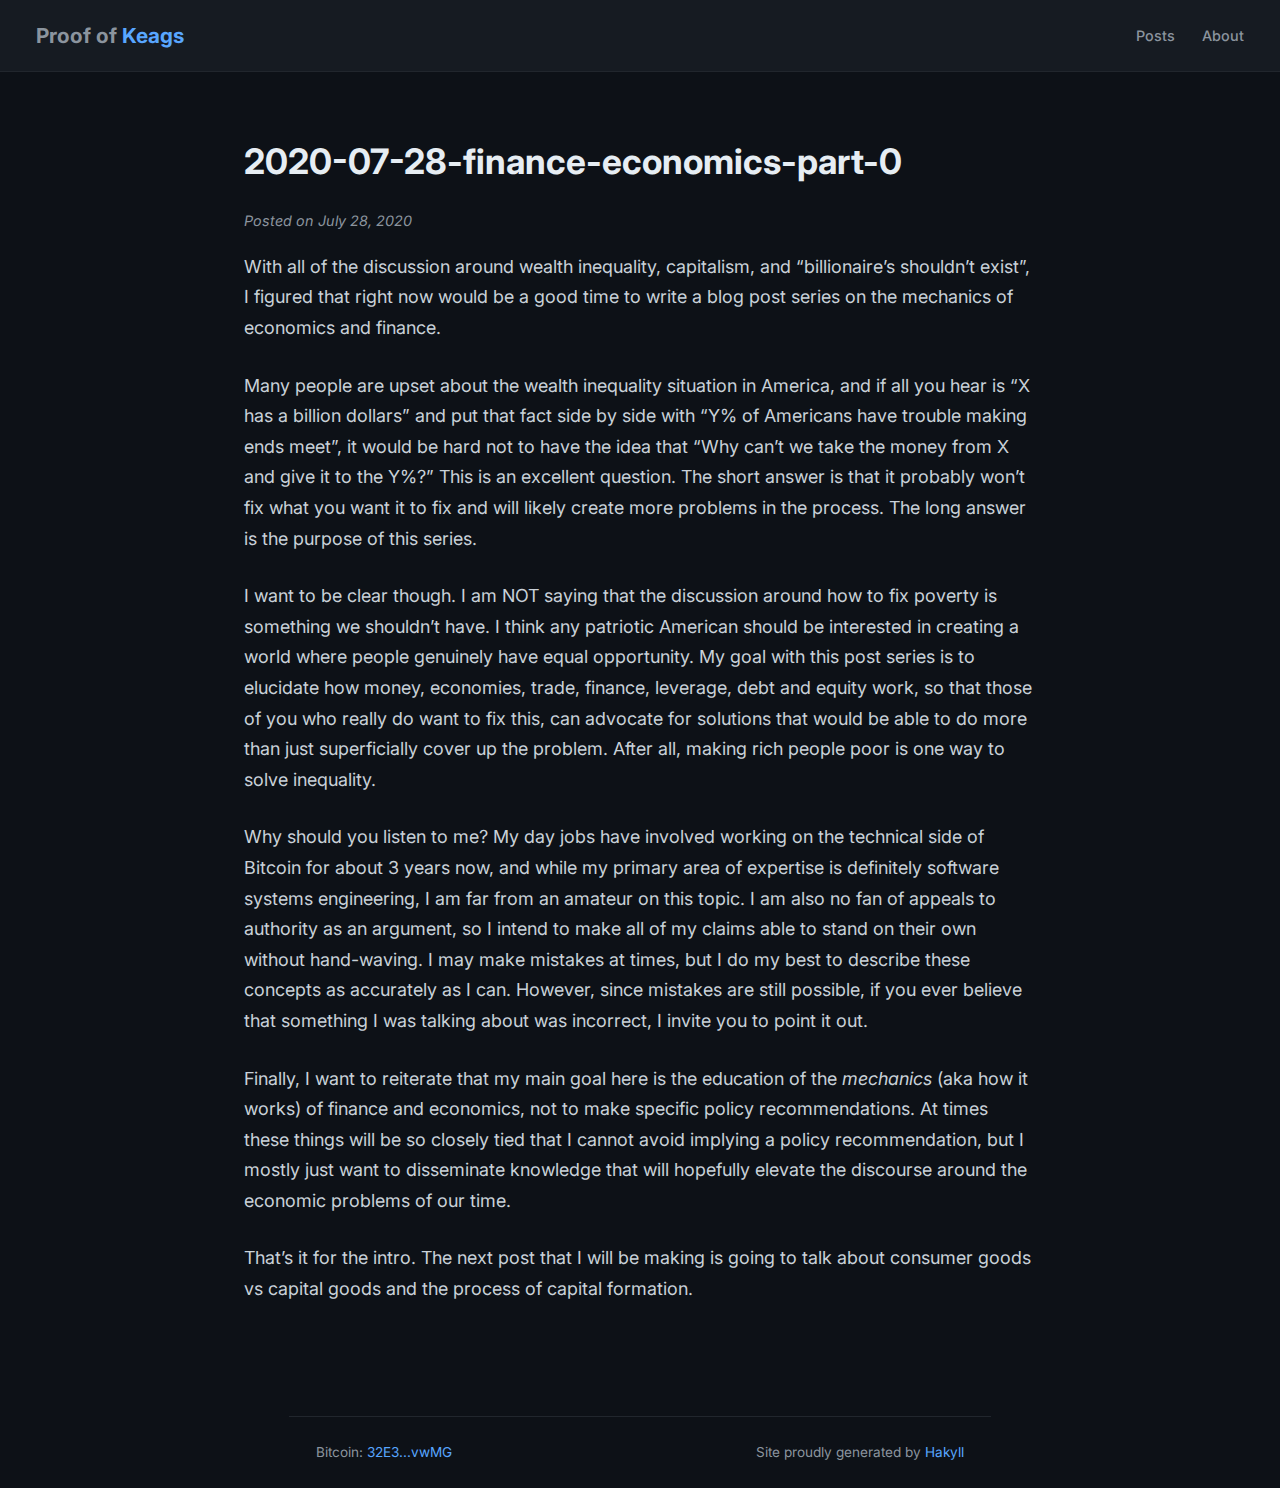
<file: docs/posts/2020-07-28-finance-economics-part-0.html>
<!doctype html>
<html lang="en">

<head>
    <meta charset="utf-8">
    <meta http-equiv="x-ua-compatible" content="ie=edge">
    <meta name="viewport" content="width=device-width, initial-scale=1">
    <meta name="theme-color" content="#0d1117">
    <title>Proof of Keags - 2020-07-28-finance-economics-part-0</title>
    <link rel="stylesheet" href="../css/default.css" />
    <link rel="stylesheet" href="../css/syntax.css" />
    <link rel="preconnect" href="https://fonts.googleapis.com">
    <link rel="preconnect" href="https://fonts.gstatic.com" crossorigin>
    <link href="https://fonts.googleapis.com/css2?family=Inter:wght@400;500;600;700&family=JetBrains+Mono:wght@400;500&display=swap" rel="stylesheet">
</head>

<body>
    <header>
        <div class="logo">
            <a href="../"><span class="proof">Proof of </span><span class="keags">Keags</span></a>
        </div>
        <nav>
            <a href="../">Posts</a>
            <a href="../about.html">About</a>
        </nav>
    </header>

    <main role="main">
        <h1>2020-07-28-finance-economics-part-0</h1>
        <article>
    <section class="header">
        Posted on July 28, 2020
        
    </section>
    <section>
        <p>With all of the discussion around wealth inequality, capitalism, and “billionaire’s shouldn’t exist”, I figured that right now would be a good time to write a blog post series on the mechanics of economics and finance.</p>
<p>Many people are upset about the wealth inequality situation in America, and if all you hear is “X has a billion dollars” and put that fact side by side with “Y% of Americans have trouble making ends meet”, it would be hard not to have the idea that “Why can’t we take the money from X and give it to the Y%?” This is an excellent question. The short answer is that it probably won’t fix what you want it to fix and will likely create more problems in the process. The long answer is the purpose of this series.</p>
<p>I want to be clear though. I am NOT saying that the discussion around how to fix poverty is something we shouldn’t have. I think any patriotic American should be interested in creating a world where people genuinely have equal opportunity. My goal with this post series is to elucidate how money, economies, trade, finance, leverage, debt and equity work, so that those of you who really do want to fix this, can advocate for solutions that would be able to do more than just superficially cover up the problem. After all, making rich people poor is one way to solve inequality.</p>
<p>Why should you listen to me? My day jobs have involved working on the technical side of Bitcoin for about 3 years now, and while my primary area of expertise is definitely software systems engineering, I am far from an amateur on this topic. I am also no fan of appeals to authority as an argument, so I intend to make all of my claims able to stand on their own without hand-waving. I may make mistakes at times, but I do my best to describe these concepts as accurately as I can. However, since mistakes are still possible, if you ever believe that something I was talking about was incorrect, I invite you to point it out.</p>
<p>Finally, I want to reiterate that my main goal here is the education of the <em>mechanics</em> (aka how it works) of finance and economics, not to make specific policy recommendations. At times these things will be so closely tied that I cannot avoid implying a policy recommendation, but I mostly just want to disseminate knowledge that will hopefully elevate the discourse around the economic problems of our time.</p>
<p>That’s it for the intro. The next post that I will be making is going to talk about consumer goods vs capital goods and the process of capital formation.</p>
    </section>
</article>

    </main>

    <footer>
        <div class="footer-left">
            <span>Bitcoin:
                <a href="https://www.blockchain.com/btc/address/32E3LJW2Mdc91t4e1V91pRwcMQKTALvwMG">32E3...vwMG</a></span>
        </div>
        <div class="footer-right">
            Site proudly generated by
            <a href="http://jaspervdj.be/hakyll">Hakyll</a>
        </div>
    </footer>
</body>

</html>
</file>
<file: docs/css/default.css>
html{scroll-behavior:smooth}::selection{background:rgba(88,166,255,0.3);color:#e6edf3}body{margin:0;font-size:18px;line-height:1.7;font-family:'Inter',-apple-system,BlinkMacSystemFont,sans-serif;color:#c9d1d9;background:#0d1117;-webkit-font-smoothing:antialiased;-moz-osx-font-smoothing:grayscale}main{max-width:72ch;margin:0 auto;padding:2em 2em}body p{font-size:1em;letter-spacing:0;margin-bottom:1.5em}main a:link{color:#58a6ff;text-decoration:underline;text-decoration-color:rgba(88,166,255,0.4);text-underline-offset:2px;transition:text-decoration-color 0.2s ease,color 0.2s ease}main a:visited{color:#58a6ff}main a:hover{color:#79c0ff;text-decoration-color:#79c0ff}header{display:flex;padding:1em 2em;align-items:center;background:#161b22;border-bottom:1px solid #21262d;position:sticky;top:0;z-index:100}nav{text-align:right;flex:50%}nav a{padding-left:1.5em;font-size:0.9rem;font-weight:500;color:#8b949e;text-decoration:none;transition:color 0.2s ease}nav a:hover{color:#e6edf3}footer{display:flex;max-width:72ch;margin:3rem auto 0;padding:1.5rem 2em;border-top:1px solid #21262d;font-size:0.85rem;color:#8b949e}.footer-left{flex:50%;text-align:left}.footer-right{flex:50%;text-align:right}footer a{color:#58a6ff;text-decoration:none;transition:color 0.2s ease}footer a:hover{color:#79c0ff}h1{font-size:2.2rem;font-weight:700;font-family:'Inter',-apple-system,BlinkMacSystemFont,sans-serif;color:#e6edf3;margin-bottom:0.5em}h2{font-size:1.6rem;font-weight:600;font-family:'Inter',-apple-system,BlinkMacSystemFont,sans-serif;color:#e6edf3}h3{font-size:1.3rem;font-weight:600;font-family:'Inter',-apple-system,BlinkMacSystemFont,sans-serif;color:#e6edf3}article .header{font-size:0.9rem;font-style:italic;color:#8b949e}.logo{flex:50%}.logo a{font-family:'Inter',-apple-system,BlinkMacSystemFont,sans-serif;font-weight:700;font-size:1.3rem;color:#e6edf3;text-decoration:none}.logo a .proof{color:#8b949e}.logo a .keags{color:#58a6ff}code{font-family:'JetBrains Mono',monospace;font-size:0.85em;line-height:1.5;color:#e6edf3;background:rgba(110,118,129,0.15);padding:0.2em 0.4em;border-radius:4px}pre code{color:#c9d1d9;background:#161b22;display:block;padding:1em 1.2em;margin-bottom:1.5em;border-radius:8px;border:1px solid #21262d;overflow-x:auto}ul,ol{padding-left:1.5em}li{margin-bottom:0.3em}main ul{list-style:disc}main>ul{list-style:none;padding-left:0}main>ul>li{padding:0.5em 0;border-bottom:1px solid #21262d}main>ul>li:last-child{border-bottom:none}blockquote{border-left:3px solid #58a6ff;margin-left:0;padding-left:1.2em;color:#8b949e}hr{border:none;border-top:1px solid #21262d;margin:2em 0}@media (max-width:600px){main{padding:1.5em 1em}header{padding:1em 1em}footer{padding:1.5rem 1em;flex-direction:column;gap:0.5em}.footer-left,.footer-right{text-align:center}h1{font-size:1.8rem}}
</file>
<file: docs/css/syntax.css>
a.sourceLine{display:inline-block;line-height:1.25}a.sourceLine{pointer-events:none;color:inherit;text-decoration:inherit}a.sourceLine:empty{height:1.2em}.sourceCode{overflow:visible}code.sourceCode{white-space:pre;position:relative}div.sourceCode{margin:1em 0}pre.sourceCode{margin:0}@media screen{div.sourceCode{overflow:auto}}@media print{code.sourceCode{white-space:pre-wrap}a.sourceLine{text-indent:-1em;padding-left:1em}}pre.numberSource a.sourceLine{position:relative;left:-4em}pre.numberSource a.sourceLine::before{content:attr(title);position:relative;left:-1em;text-align:right;vertical-align:baseline;border:none;pointer-events:all;display:inline-block;-webkit-touch-callout:none;-webkit-user-select:none;-khtml-user-select:none;-moz-user-select:none;-ms-user-select:none;user-select:none;padding:0 4px;width:4em;color:#484f58}pre.numberSource{margin-left:3em;border-left:1px solid #484f58;padding-left:4px}div.sourceCode{}@media screen{a.sourceLine::before{text-decoration:underline}}code span.al{color:#ff7b72;font-weight:bold}code span.an{color:#8b949e;font-weight:bold;font-style:italic}code span.at{color:#ffa657}code span.bn{color:#79c0ff}code span.bu{}code span.cf{color:#ff7b72;font-weight:bold}code span.ch{color:#a5d6ff}code span.cn{color:#79c0ff}code span.co{color:#8b949e;font-style:italic}code span.cv{color:#8b949e;font-weight:bold;font-style:italic}code span.do{color:#8b949e;font-style:italic}code span.dt{color:#ffa657}code span.dv{color:#79c0ff}code span.er{color:#ff7b72;font-weight:bold}code span.ex{}code span.fl{color:#79c0ff}code span.fu{color:#d2a8ff}code span.im{color:#ffa657}code span.in{color:#8b949e;font-weight:bold;font-style:italic}code span.kw{color:#ff7b72;font-weight:bold}code span.op{color:#c9d1d9}code span.ot{color:#79c0ff}code span.pp{color:#ffa657}code span.sc{color:#a5d6ff}code span.ss{color:#a5d6ff}code span.st{color:#a5d6ff}code span.va{color:#c9d1d9}code span.vs{color:#a5d6ff}code span.wa{color:#ffa657;font-weight:bold;font-style:italic}
</file>
